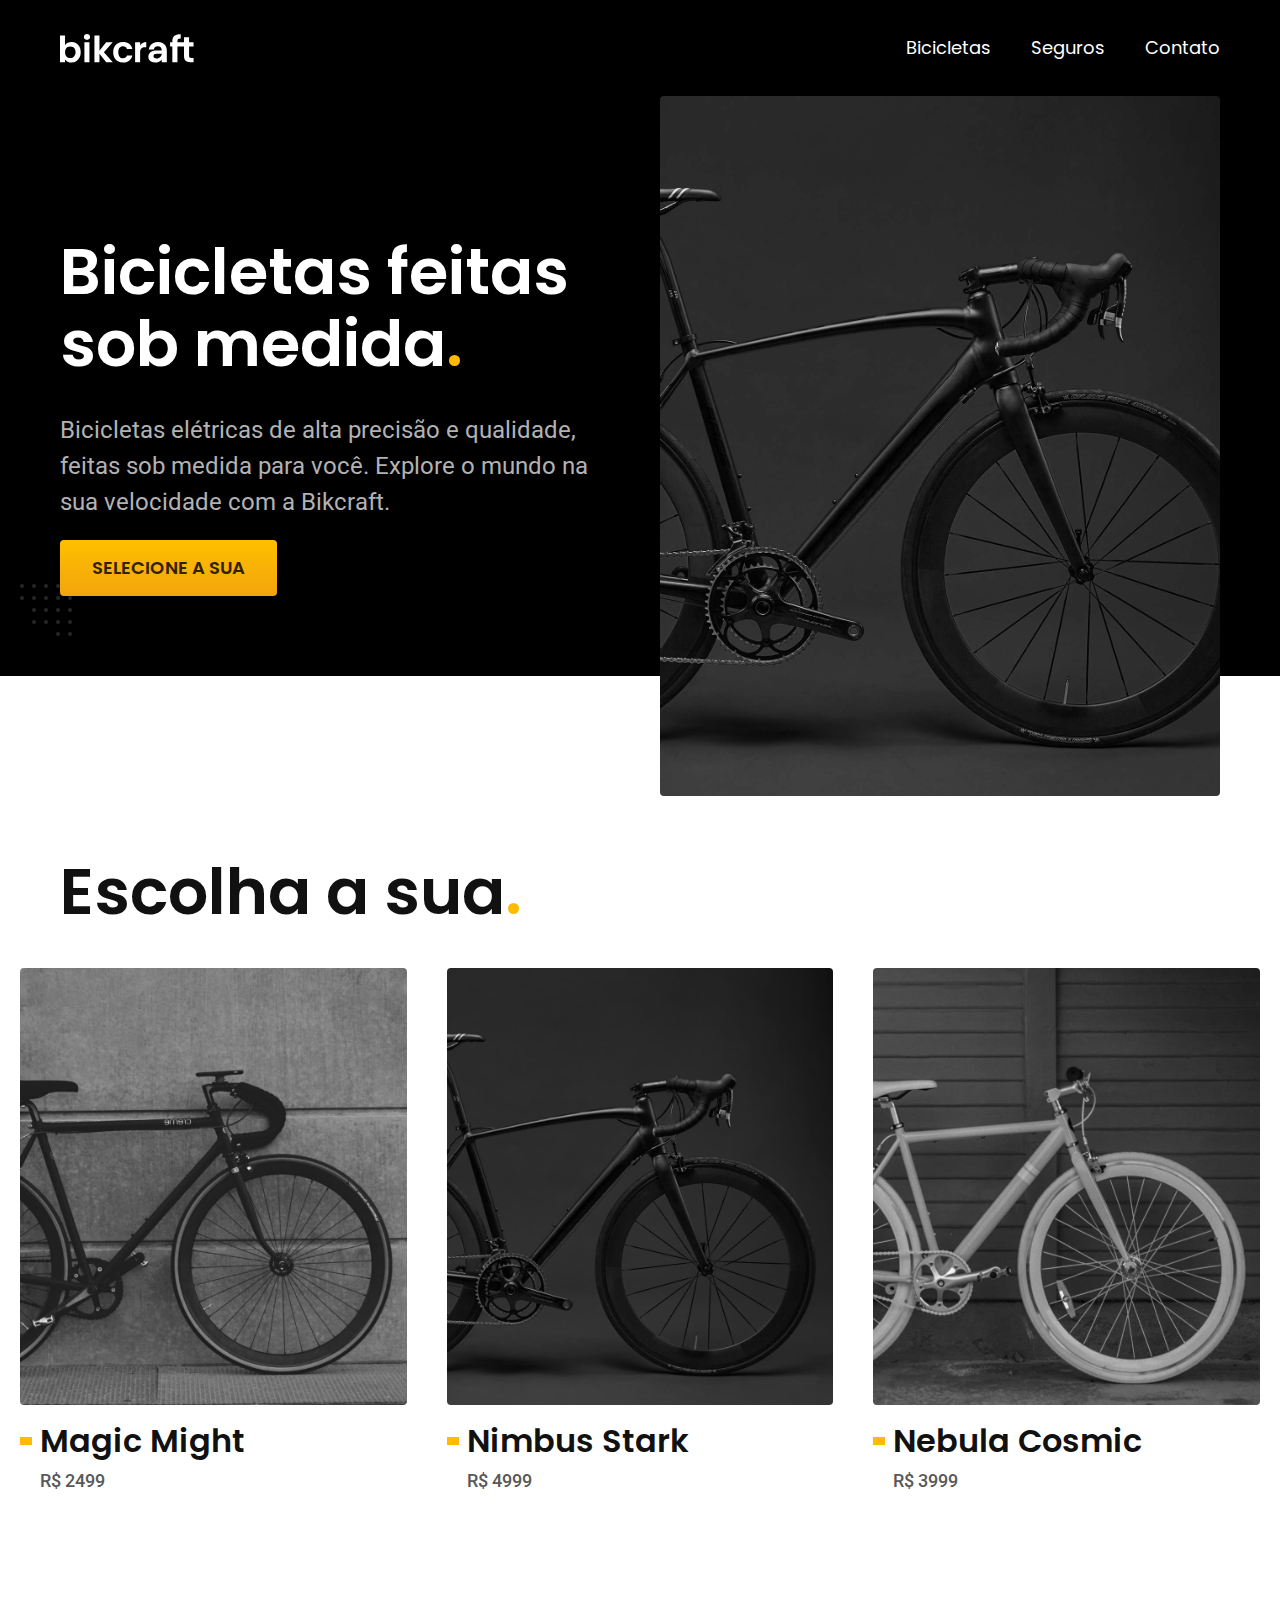
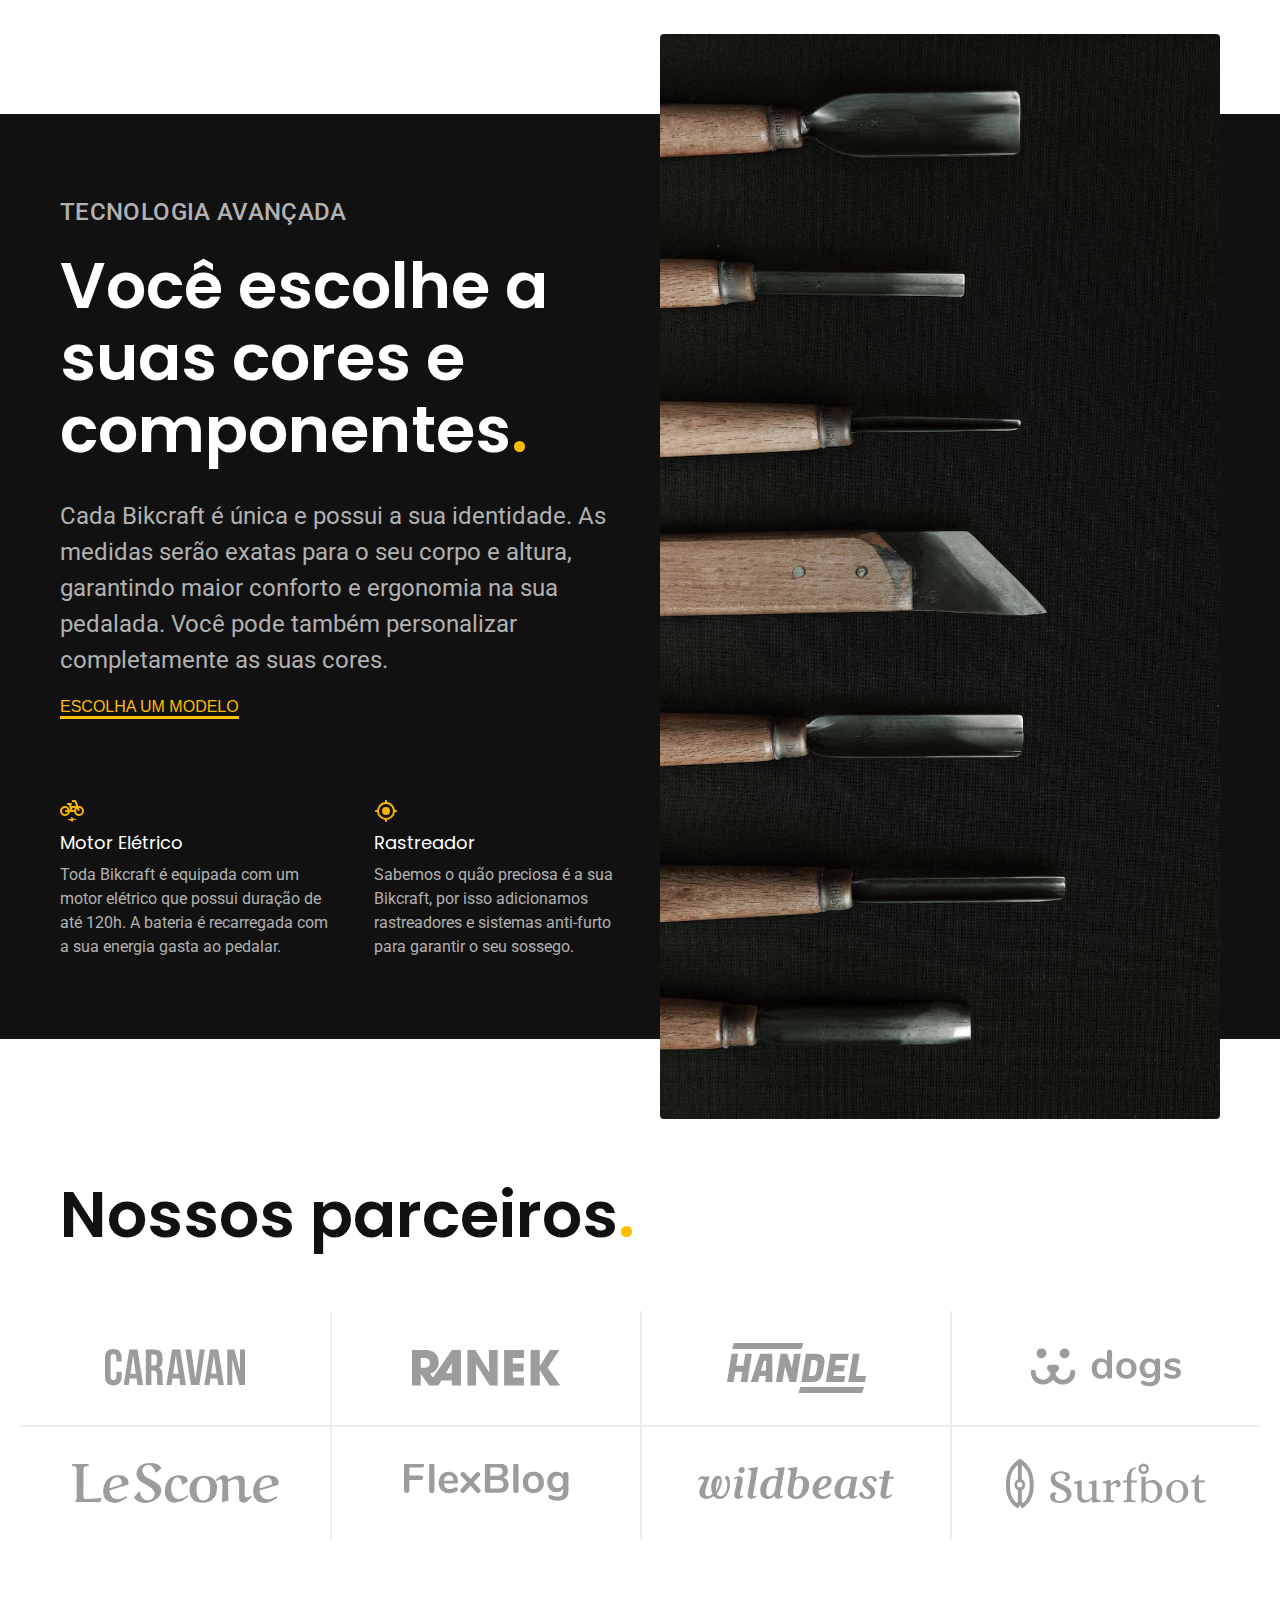
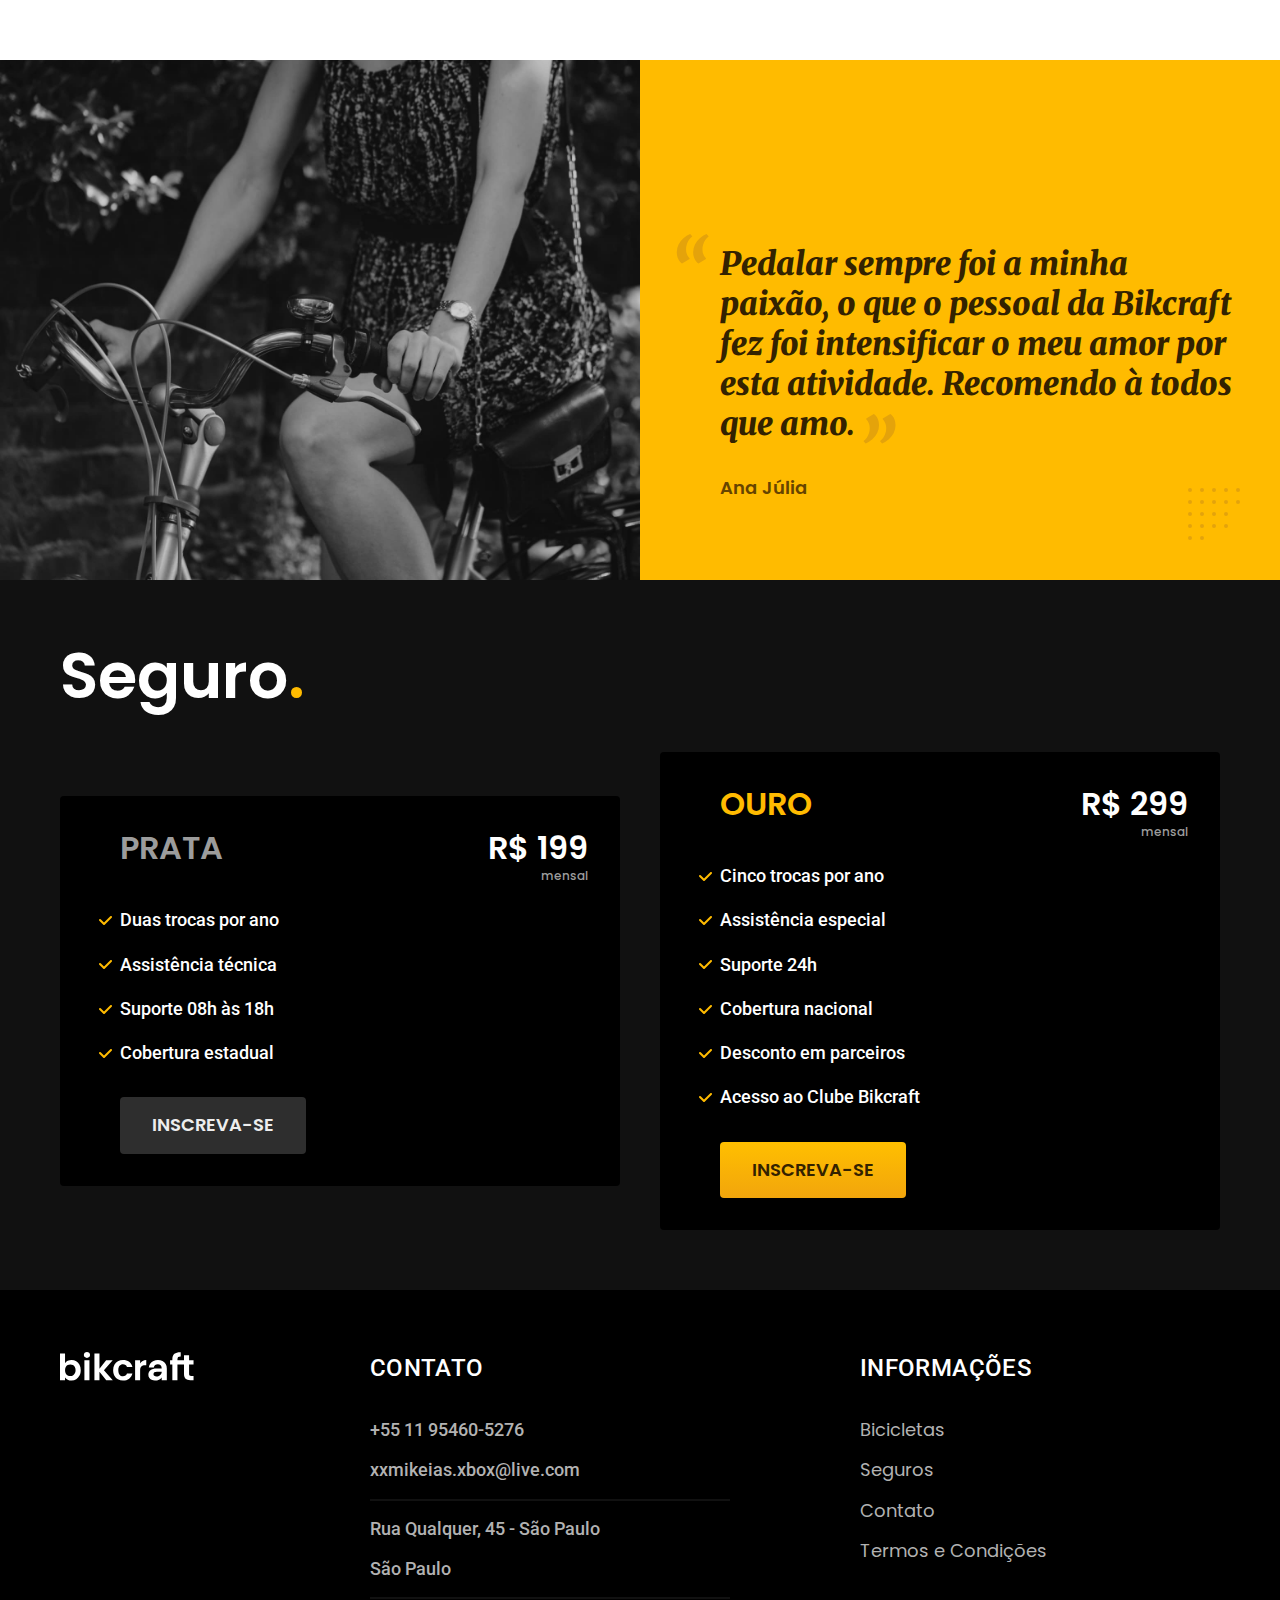
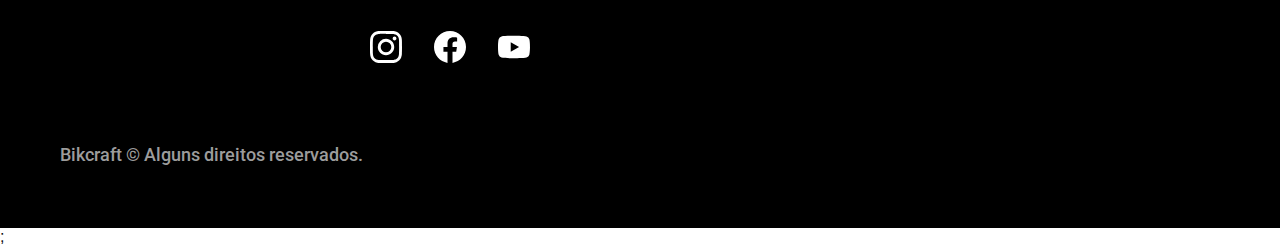
<file: index.html>
<!DOCTYPE html>
<html lang="PT-BR">

<head>
  <meta charset="UTF-8">
  <meta name="viewport" content="width=device-width, initial-scale=1.0">
  <title>Bikcraft - Bicicletas Elétricas</title>
  <meta name="description" content="Bicicletas elétricas de alta precisão e qualidade,  feitas sob medida para o cliente. Explore o mundo na sua velocidade com a Bikcraft.">

  <link rel="icon" href="./favicon.svg" type="image/svg+xml">
  <link rel="preload" href="./css/style.min.css" as="style">
  <link rel="stylesheet" href="./css/style.min.css">
  <script>document.documentElement.classList.add('js');</script>

  <link rel="preconnect" href="https://fonts.googleapis.com">
  <link rel="preconnect" href="https://fonts.gstatic.com" crossorigin>
  <link href="https://fonts.googleapis.com/css2?family=Fira+Sans:wght@400;700&family=Merriweather:ital,wght@1,900&family=Poppins:wght@400;600&family=Roboto:wght@400;500&display=swap" rel="stylesheet">

</head>

<body>
  <header class="header-bg">
    <div class="header container">
      <a href="./">
        <img src="./img/bikcraft.svg" alt="Bikcraft">
      </a>

      <nav aria-label="primaria">
        <ul class="header-menu font-1-m cor-0">
          <li><a href="./bicicletas.html">Bicicletas</a></li>
          <li><a href="./seguros.html">Seguros</a></li>
          <li><a href="./contato.html">Contato</a></li>
        </ul>
      </nav>
    </div>
  </header>
  <main class="introducao-bg">
    <div class="introducao container">
      <div class="introducao-conteudo">
        <h1 class="font-1-xxl cor-0 fadeInLeft" data-anime="200">Bicicletas feitas sob medida<span class="cor-p1">.</span></h1>
        <p class="font-2-l cor-5 fadeInLeft" data-anime="400">Bicicletas elétricas de alta precisão e qualidade, feitas sob medida para você. Explore o mundo na sua velocidade com a Bikcraft.</p>
        <a class="botao fadeInLeft" data-anime="600" href="./bicicletas.html">Selecione a sua</a>
      </div>
      <div data-anime="800" class="fadeInLeft">
        <img src="./img/fotos/introducao.jpg" alt="Bicicleta elétrica preta.">
      </div>
    </div>
  </main>
  <article class="bicicletas-lista">
    <h2 class="container font-1-xxl">Escolha a sua<span class="cor-p1">.</span></h2>
    <ul>
      <li>
        <a href="./bicicletas/magic.html">
          <img src="./img/bicicletas/magic-home.jpg" alt="Bicicleta preta">
          <h3 class="font-1-xl">Magic Might</h3>
          <span class="font-2-m cor-8">R$ 2499</span>
        </a>
      </li>
      <li>
        <a href="./bicicletas/nimbus.html">
          <img src="./img/bicicletas/nimbus-home.jpg" alt="Bicicleta preta">
          <h3 class="font-1-xl">Nimbus Stark</h3>
          <span class="font-2-m cor-8">R$ 4999</span>
        </a>
      </li>
      <li>
        <a href="./bicicletas/nebula.html">
          <img src="./img/bicicletas/nebula-home.jpg" alt="Bicicleta preta">
          <h3 class="font-1-xl">Nebula Cosmic</h3>
          <span class="font-2-m cor-8">R$ 3999</span>
        </a>
      </li>
    </ul>
  </article>

  <article class="tecnologia-bg">
    <div class="tecnologia container">
      <div class="tecnologia-conteudo">
        <span class="font-2-l-b cor-5">Tecnologia Avançada</span>
        <h2 class="font-1-xxl cor-0">Você escolhe a suas cores e componentes<span class="cor-p1">.</span></h2>
        <p class="font-2-l cor-5">Cada Bikcraft é única e possui a sua identidade. As medidas serão exatas para o seu corpo e altura, garantindo maior conforto e ergonomia na sua pedalada. Você pode também personalizar completamente as suas cores.</p>
        <a class="link" href="./bicicletas.html">Escolha um modelo</a>
        <div class="tecnologia-vantagens">
          <div>
            <img src="./img/icones/eletrica.svg" alt="">
            <h3 class="font-1-m cor-0">Motor Elétrico</h3>
            <p class="font-2-s cor-5">Toda Bikcraft é equipada com um motor elétrico que possui duração de até 120h. A bateria é recarregada com a sua energia gasta ao pedalar.</p>
          </div>
          <div>
            <img src="./img/icones/rastreador.svg" alt="">
            <h3 class="font-1-m cor-0">Rastreador</h3>
            <p class="font-2-s cor-5">Sabemos o quão preciosa é a sua Bikcraft, por isso adicionamos rastreadores e sistemas anti-furto para garantir o seu sossego.</p>
          </div>
        </div>
      </div>

      <div class="tecnologia-imagem">
        <img src="./img/fotos/tecnologia.jpg" alt="">
      </div>
    </div>
  </article>
  <section class="parceiros" aria-label="Nossos Parceiros">
    <h2 class="container font-1-xxl">Nossos parceiros<span class="cor-p1">.</span></h2>

    <ul>
      <li><img src="./img/parceiros/caravan.svg" alt="caravan"></li>
      <li><img src="./img/parceiros/ranek.svg" alt="ranek"></li>
      <li><img src="./img/parceiros/handel.svg" alt="handel"></li>
      <li><img src="./img/parceiros/dogs.svg" alt="dogs"></li>
      <li><img src="./img/parceiros/lescone.svg" alt="lescone"></li>
      <li><img src="./img/parceiros/flexblog.svg" alt="flexblog"></li>
      <li><img src="./img/parceiros/wildbeast.svg" alt="widlbeast"></li>
      <li><img src="./img/parceiros/surfbot.svg" alt="surfbot"></li>
    </ul>
  </section>

  <section class="depoimento" aria-label="Depoimento">
    <div>
      <img src="./img/fotos/depoimento.jpg" alt="Pessoal pedalando uma bicicleta Bikcfraft">
    </div>
    <div class="depoimento-conteudo">
      <blockquote class="font-1-xl cor-p5">
        <p>Pedalar sempre foi a minha paixão, o que o pessoal da Bikcraft fez foi intensificar o meu amor por esta atividade. Recomendo à todos que amo.</p>
      </blockquote>
      <span class="font-1-m-b cor-p4">Ana Júlia</span>
    </div>
  </section>

  <article class="seguros-bg">
    <div class="seguros container">
      <h2 class="font-1-xxl cor-0">Seguro<span class="cor-p1">.</span></h2>
      <div class="seguros-item">
        <h3 class="font-1-xl cor-6">PRATA</h3>
        <span class="font-1-xl cor-0">R$ 199 <span class="font-1-xs cor-6">mensal</span></span>
        <ul class="font-2-m cor-0">
          <li>Duas trocas por ano</li>
          <li>Assistência técnica</li>
          <li>Suporte 08h às 18h</li>
          <li>Cobertura estadual</li>
        </ul>
        <a class="botao secundario" href="./orcamento.html">Inscreva-se</a>
      </div>

      <div class="seguros-item">
        <h3 class="font-1-xl cor-p1">OURO</h3>
        <span class="font-1-xl cor-0">R$ 299 <span class="font-1-xs cor-6">mensal</span></span>
        <ul class="font-2-m cor-0">
          <li>Cinco trocas por ano</li>
          <li>Assistência especial</li>
          <li>Suporte 24h</li>
          <li>Cobertura nacional</li>
          <li>Desconto em parceiros</li>
          <li>Acesso ao Clube Bikcraft</li>
        </ul>
        <a class="botao" href="./orcamento.html">Inscreva-se</a>
      </div>
    </div>
  </article>

  <footer class="footer-bg">
    <div class="footer container">
      <img src="./img/bikcraft.svg" alt="Bikcfraft">
      <div class="footer-contato">
        <h3 class="font-2-l-b cor-0">Contato</h3>
        <ul class="font-2-m cor-5">
          <li><a href="tel:+5511954605276">+55 11 95460-5276</a></li>
          <li><a href="mailto:xxmikeias.xbox@live.com">xxmikeias.xbox@live.com</a></li>
          <li>Rua Qualquer, 45 - São Paulo</li>
          <li>São Paulo</li>
        </ul>
        <div class="footer-redes">
          <a href="https://www.instagram.com/mikeias.m/" target="_blank">
            <img src="./img/redes/instagram.svg" alt="Instagram">
          </a>
          <a href="https://www.facebook.com/" target="_blank">
            <img src="./img/redes/facebook.svg" alt="Facebook">
          </a>
          <a href="https://www.youtube.com/" target="_blank">
            <img src="./img/redes/youtube.svg" alt="Youtube">
          </a>
        </div>
      </div>
      <div class="footer-informacoes">
        <h3 class="font-2-l-b cor-0">Informações</h3>
        <nav>
          <ul class="font-1-m cor-5">
            <li><a href="./bicicletas.html">Bicicletas</a></li>
            <li><a href="./seguros.html">Seguros</a></li>
            <li><a href="./contato.html">Contato</a></li>
            <li><a href="./termos.html">Termos e Condições</a></li>
          </ul>
        </nav>
      </div>
      <p class="footer-copy font-2-m cor-6">Bikcraft © Alguns direitos reservados.</p>
    </div>
  </footer>
  <script src="./js/plugins/simple-anime.js"></script>;
  <script src="./js/script.js"></script>
</body>

</html>
</file>
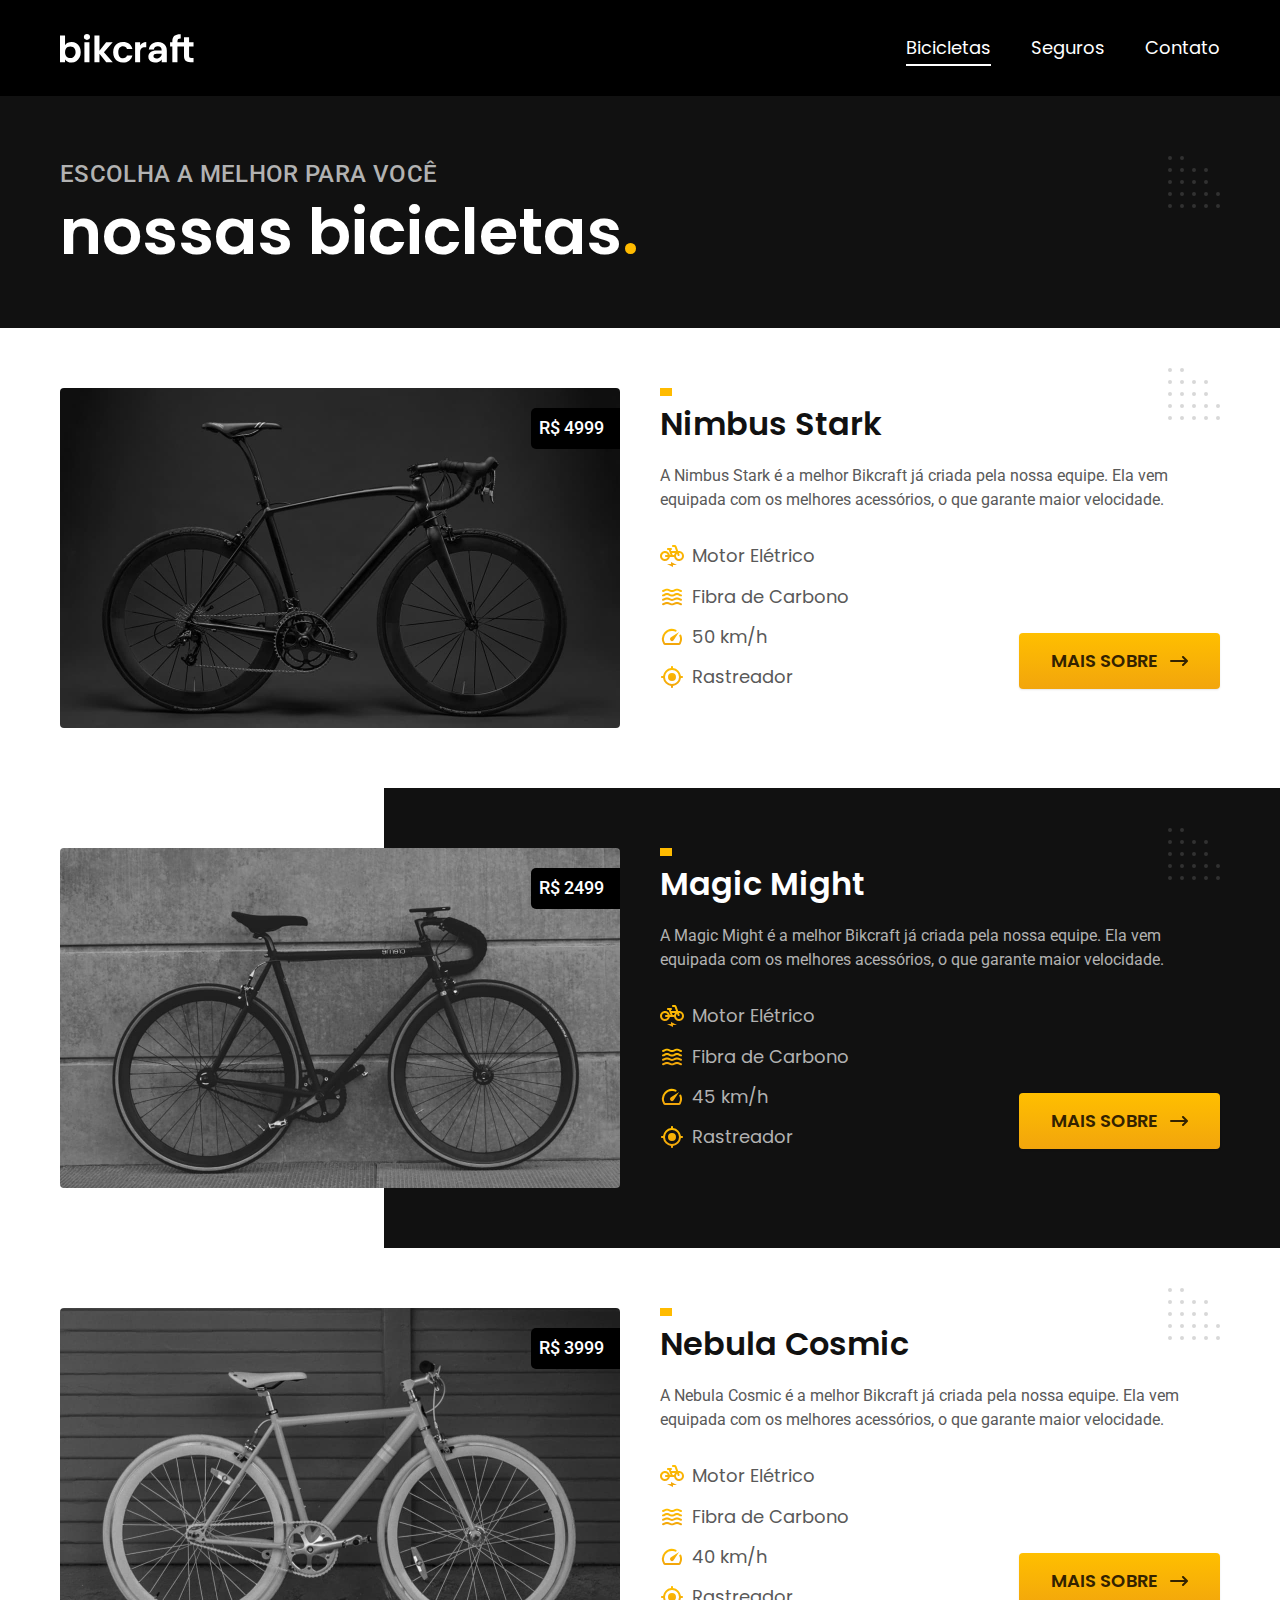
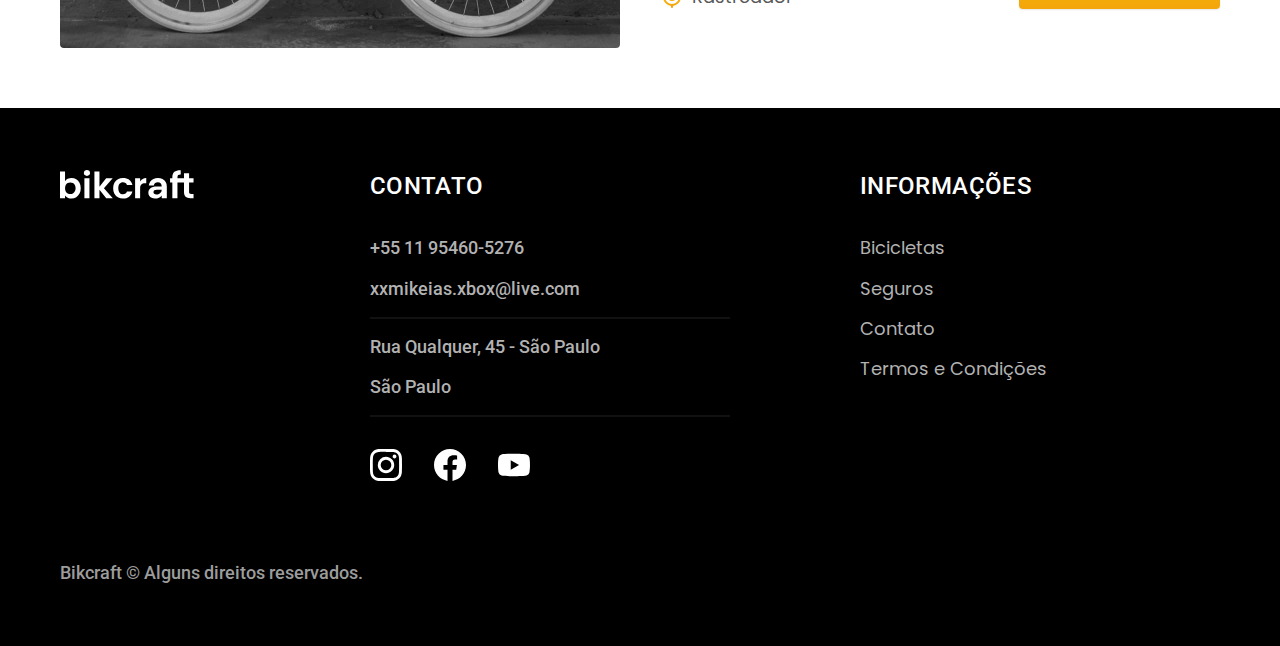
<file: bicicletas.html>
<!DOCTYPE html>
<html lang="pt-br">

<head>
  <meta charset="UTF-8">
  <meta name="viewport" content="width=device-width, initial-scale=1.0">
  <title>Bicicletas | Bikcraft</title>
  <meta name="description" content="Bicicletas elétricas de alta precisão e qualidade,  feitas sob medida para o cliente. Explore o mundo na sua velocidade com a Bikcraft.">

  <link rel="icon" href="./favicon.svg" type="image/svg+xml">

  <link href="./css/style.min.css" rel="preload" as="style">
  <link href="./css/style.min.css" rel="stylesheet">
  <script>document.documentElement.classList.add('js');</script>

  <link rel="preconnect" href="https://fonts.googleapis.com">
  <link rel="preconnect" href="https://fonts.gstatic.com" crossorigin>
  <link href="https://fonts.googleapis.com/css2?family=Fira+Sans:wght@400;700&family=Merriweather:ital,wght@1,900&family=Poppins:wght@400;600&family=Roboto:wght@400;500&display=swap" rel="stylesheet">

</head>

<body id="bicicletas">
  <header class="header-bg">
    <div class="header container">
      <a href="./">
        <img src="./img/bikcraft.svg" alt="Bikcraft" width="136" height="32">
      </a>
      <nav aria-label="primaria">
        <ul class="header-menu font-1-m cor-0">
          <li><a href="./bicicletas.html">Bicicletas</a></li>
          <li><a href="./seguros.html">Seguros</a></li>
          <li><a href="./contato.html">Contato</a></li>
        </ul>
      </nav>
    </div>
  </header>

  <main>
    <div class="titulo-bg">
      <div class="titulo container">
        <p class="font-2-l-b cor-5 fadeInLeft" data-anime="200">Escolha a melhor para você</p>
        <h1 class="font-1-xxl cor-0 fadeInLeft" data-anime="400">nossas bicicletas<span class="cor-p1">.</span></h1>
      </div>
    </div>

    <div class="bicicletas-bg">
      <div class="bicicletas container">
        <div class="bicicletas-imagem">
          <img src="./img/bicicletas/nimbus.jpg" alt="Bicicleta preta">
          <span class="font-2-m cor-0">R$ 4999</span>
        </div>
        <div class="bicicletas-conteudo">
          <h2 class="font-1-xl">Nimbus Stark</h2>
          <p class="font-2-s cor-8">A Nimbus Stark é a melhor Bikcraft já criada pela nossa equipe. Ela vem equipada com os melhores acessórios, o que garante maior velocidade.</p>
          <ul class="font-1-m cor-8">
            <li><img src="./img/icones/eletrica.svg" alt=""><span>Motor Elétrico</span></li>
            <li><img src="./img/icones/carbono.svg" alt=""><span>Fibra de Carbono</span></li>
            <li><img src="./img/icones/velocidade.svg" alt=""><span>50 km/h</span></li>
            <li><img src="./img/icones/rastreador.svg" alt=""><span>Rastreador</span></li>
          </ul>
          <a class="botao seta" href="./bicicletas/nimbus.html">Mais Sobre</a>
        </div>
      </div>
    </div>

    <div class="bicicletas-bg">
      <div class="bicicletas container">
        <div class="bicicletas-imagem">
          <img src="./img/bicicletas/magic.jpg" alt="Bicicleta preta">
          <span class="font-2-m cor-0">R$ 2499</span>
        </div>
        <div class="bicicletas-conteudo">
          <h2 class="font-1-xl cor-0">Magic Might</h2>
          <p class="font-2-s cor-5">A Magic Might é a melhor Bikcraft já criada pela nossa equipe. Ela vem equipada com os melhores acessórios, o que garante maior velocidade.</p>
          <ul class="font-1-m cor-5">
            <li><img src="./img/icones/eletrica.svg" alt=""><span>Motor Elétrico</span></li>
            <li><img src="./img/icones/carbono.svg" alt=""><span>Fibra de Carbono</span></li>
            <li><img src="./img/icones/velocidade.svg" alt=""><span>45 km/h</span></li>
            <li><img src="./img/icones/rastreador.svg" alt=""><span>Rastreador</span></li>
          </ul>
          <a class="botao seta" href="./bicicletas/magic.html">Mais Sobre</a>
        </div>
      </div>
    </div>

    <div class="bicicletas-bg">
      <div class="bicicletas container">
        <div class="bicicletas-imagem">
          <img src="./img/bicicletas/nebula.jpg" alt="Bicicleta branca">
          <span class="font-2-m cor-0">R$ 3999</span>
        </div>
        <div class="bicicletas-conteudo">
          <h2 class="font-1-xl">Nebula Cosmic</h2>
          <p class="font-2-s cor-8">A Nebula Cosmic é a melhor Bikcraft já criada pela nossa equipe. Ela vem equipada com os melhores acessórios, o que garante maior velocidade.</p>
          <ul class="font-1-m cor-8">
            <li><img src="./img/icones/eletrica.svg" alt=""><span>Motor Elétrico</span></li>
            <li><img src="./img/icones/carbono.svg" alt=""><span>Fibra de Carbono</span></li>
            <li><img src="./img/icones/velocidade.svg" alt=""><span>40 km/h</span></li>
            <li><img src="./img/icones/rastreador.svg" alt=""><span>Rastreador</span></li>
          </ul>
          <a class="botao seta" href="./bicicletas/nebula.html">Mais Sobre</a>
        </div>
      </div>
    </div>
  </main>

  <footer class="footer-bg">
    <div class="footer container">
      <img src="./img/bikcraft.svg" alt="Bikcfraft">
      <div class="footer-contato">
        <h3 class="font-2-l-b cor-0">Contato</h3>
        <ul class="font-2-m cor-5">
          <li><a href="tel:+5511954605276">+55 11 95460-5276</a></li>
          <li><a href="mailto:xxmikeias.xbox@live.com">xxmikeias.xbox@live.com</a></li>
          <li>Rua Qualquer, 45 - São Paulo</li>
          <li>São Paulo</li>
        </ul>
        <div class="footer-redes">
          <a href="https://www.instagram.com/mikeias.m/" target="_blank">
            <img src="./img/redes/instagram.svg" alt="Instagram">
          </a>
          <a href="https://www.facebook.com/" target="_blank">
            <img src="./img/redes/facebook.svg" alt="Facebook">
          </a>
          <a href="https://www.youtube.com/" target="_blank">
            <img src="./img/redes/youtube.svg" alt="Youtube">
          </a>
        </div>
      </div>
      <div class="footer-informacoes">
        <h3 class="font-2-l-b cor-0">Informações</h3>
        <nav>
          <ul class="font-1-m cor-5">
            <li><a href="./bicicletas.html">Bicicletas</a></li>
            <li><a href="./seguros.html">Seguros</a></li>
            <li><a href="./contato.html">Contato</a></li>
            <li><a href="./termos.html">Termos e Condições</a></li>
          </ul>
        </nav>
      </div>
      <p class="footer-copy font-2-m cor-6">Bikcraft © Alguns direitos reservados.</p>
    </div>
  </footer>
  <script src="./js/plugins/simple-anime.js"></script>
  <script src="./js/script.js"></script>

</body>

</html>
</file>
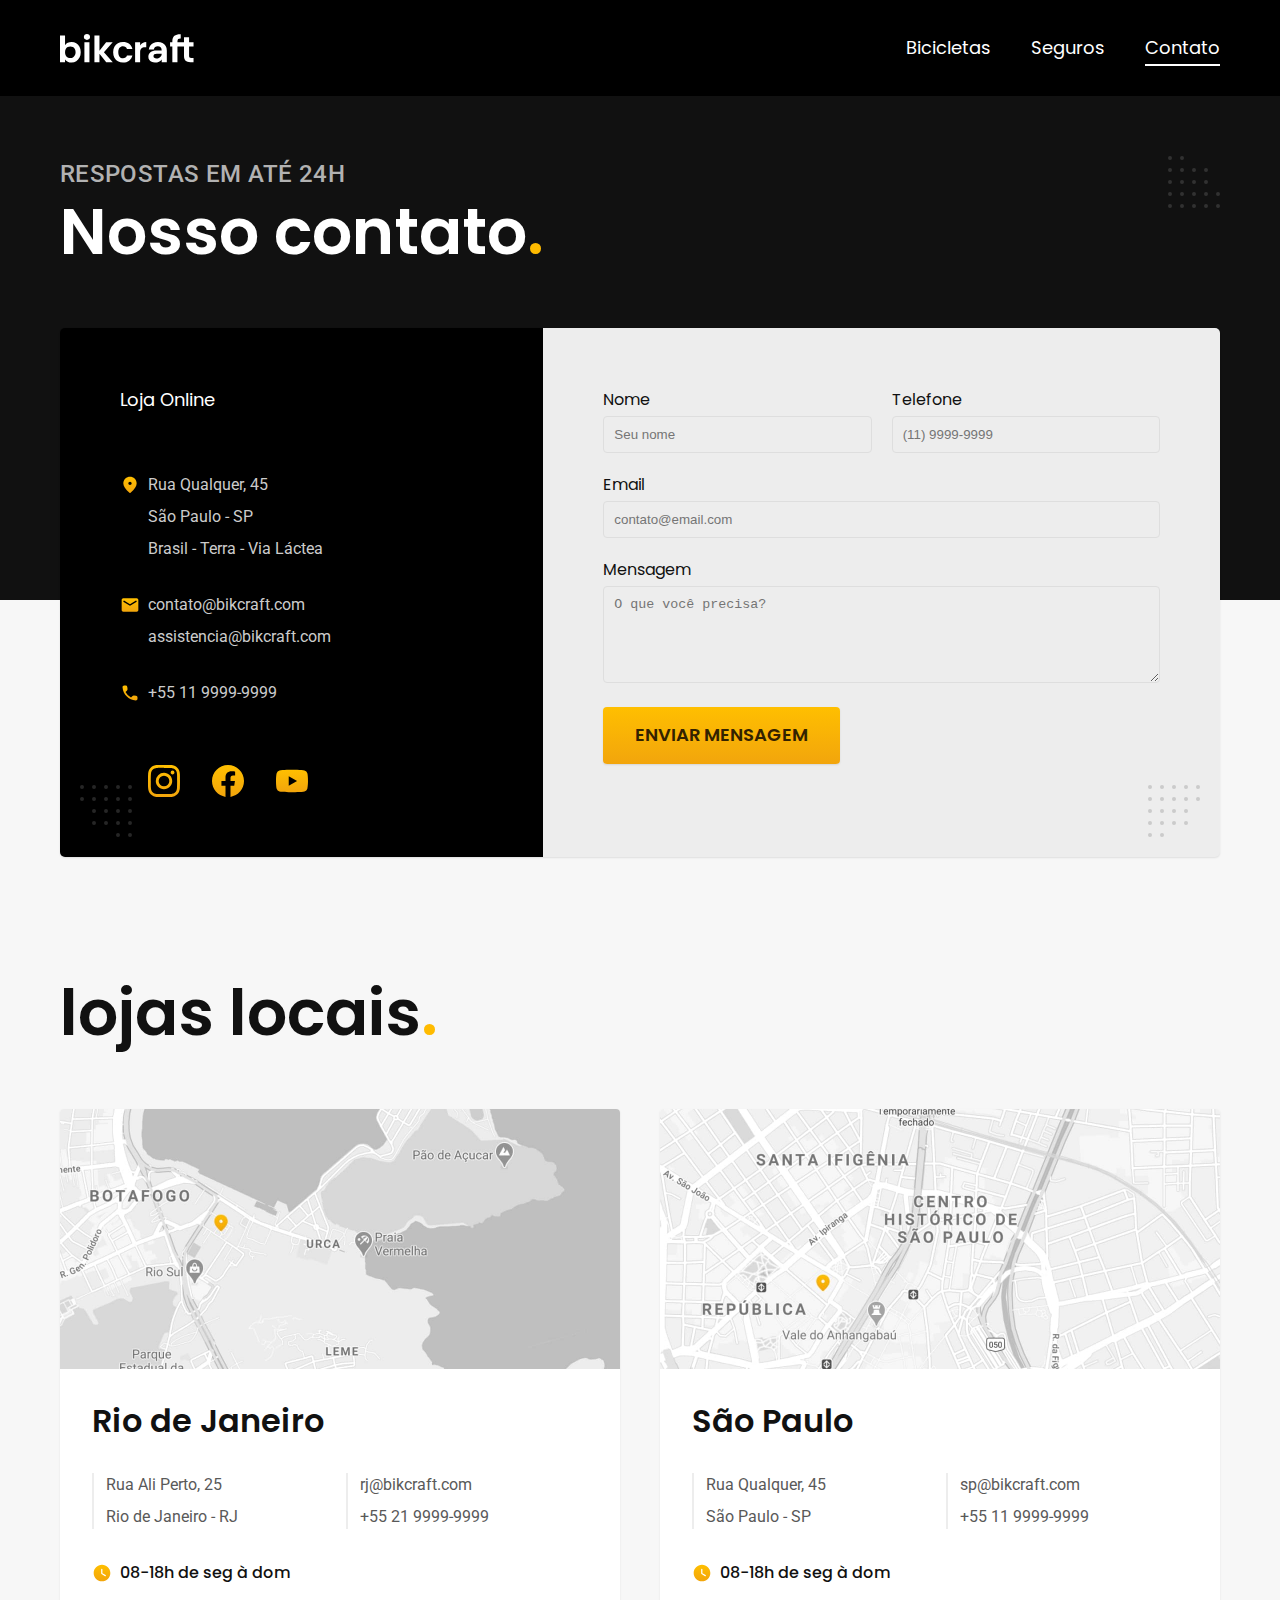
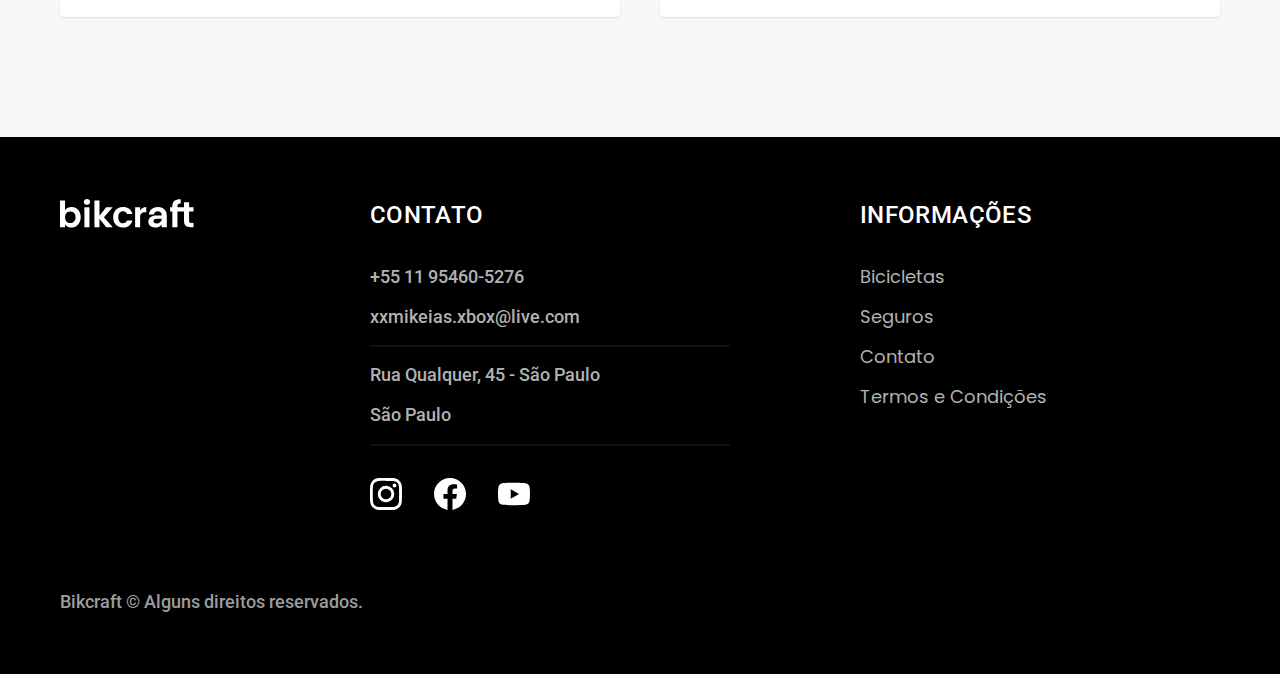
<file: contato.html>
<!DOCTYPE html>
<html lang="PT-BR">

<head>
  <meta charset="UTF-8">
  <meta name="viewport" content="width=device-width, initial-scale=1.0">
  <title>Contato | Bikcraft</title>
  <meta name="description" content="Termos e Condições.">

  <link rel="icon" href="./favicon.svg" type="image/svg+xml">
  <link rel="preload" href="./css/style.min.css" as="style">
  <link rel="stylesheet" href="./css/style.min.css">
  <script>document.documentElement.classList.add('js');</script>

  <link rel="preconnect" href="https://fonts.googleapis.com">
  <link rel="preconnect" href="https://fonts.gstatic.com" crossorigin>
  <link href="https://fonts.googleapis.com/css2?family=Fira+Sans:wght@400;700&family=Merriweather:ital,wght@1,900&family=Poppins:wght@400;600&family=Roboto:wght@400;500&display=swap" rel="stylesheet">

</head>

<body id="contato">
  <header class="header-bg">
    <div class="header container">
      <a href="./">
        <img src="./img/bikcraft.svg" alt="Bikcraft">
      </a>

      <nav aria-label="primaria">
        <ul class="header-menu font-1-m cor-0">
          <li><a href="./bicicletas.html">Bicicletas</a></li>
          <li><a href="./seguros.html">Seguros</a></li>
          <li><a href="./contato.html">Contato</a></li>
        </ul>
      </nav>
    </div>
  </header>

  <main>
    <div class="titulo-bg">
      <div class="titulo container">
        <p class="font-2-l-b cor-5 fadeInLeft" data-anime="200">Respostas em até 24h</p>
        <h1 class="font-1-xxl cor-0 fadeInLeft" data-anime="400">Nosso contato<span class="cor-p1">.</span></h1>
      </div>
    </div>

    <div class="contato container">
      <section class="contato-dados fadeInLeft" data-anime="600" aria-label="Endereço">
        <h2 class="font-1-m cor-0">Loja Online</h2>
        <div class="contato-endereco font-2-s cor-4">
          <p>Rua Qualquer, 45</p>
          <p>São Paulo - SP</p>
          <p>Brasil - Terra - Via Láctea</p>
        </div>
        <address class="contato-meios font-2-s cor-4">
          <a href="mailto:contato@bikcraft.com">contato@bikcraft.com</a>
          <a href="mailto:assistencia@bikcraft.com">assistencia@bikcraft.com</a>
          <a href="tel:+552199999999">+55 11 9999-9999</a>
        </address>
        <div class="contato-redes">
          <a href="https://www.instagram.com/mikeias.m/" target="_blank">
            <img src="./img/redes/instagram-p.svg" alt="Instagram">
          </a>
          <a href="./">
            <img src="./img/redes/facebook-p.svg" alt="Facebook">
          </a>
          <a href="./">
            <img src="./img/redes/youtube-p.svg" alt="Youtube">
          </a>
        </div>
      </section>
      <section class="contato-formulario fadeInRight" data-anime="600" aria-label="Formulário">
        <form class="form" action="./contato.html">
          <div>
            <label for="nome">Nome</label>
            <input type="text" id="nome" name="nome" placeholder="Seu nome">
          </div>
          <div>
            <label for="telefone">Telefone</label>
            <input type="text" id="telefone" name="telefone" placeholder="(11) 9999-9999">
          </div>
          <div class="col-2">
            <label for="email">Email</label>
            <input type="email" id="email" name="email" placeholder="contato@email.com">
          </div>
          <div class="col-2">
            <label for="mensagem">Mensagem</label>
            <textarea rows="5" id="mensagem" name="mensagem" placeholder="O que você precisa?"></textarea>
          </div>
          <button class="botao col-2">Enviar Mensagem</button>
        </form>
      </section>
    </div>
  </main>

  <article class="lojas container">
    <h2 class="font-1-xxl">lojas locais<span class="cor-p1">.</span></h2>
    <div class="lojas-item">
      <img src="./img/lojas/rj.jpg" alt="mapa marcando o endereço em Rua Ali Perto, 25 - Rio de Janeiro - RJ">
      <div class="lojas-conteudo">
        <h3 class="font-1-xl">Rio de Janeiro</h3>
        <div class="lojas-dados font-2-s cor-8">
          <p>Rua Ali Perto, 25</p>
          <p>Rio de Janeiro - RJ</p>
        </div>
        <div class="lojas-dados font-2-s cor-8">
          <a href="mailto:rj@bikcraft.com">rj@bikcraft.com</a>
          <a href="tel:+552199999999">+55 21 9999-9999</a>
        </div>
        <p class="lojas-tempo font-1-s"><img src="./img/icones/horario.svg" alt="">08-18h de seg à dom</p>
      </div>
    </div>

    <div class="lojas-item">
      <img src="./img/lojas/sp.jpg" alt="mapa marcando o endereço em Rua Qualquer, 45 - São Paulo - SP">
      <div class="lojas-conteudo">
        <h3 class="font-1-xl">São Paulo</h3>
        <div class="lojas-dados font-2-s cor-8">
          <p>Rua Qualquer, 45</p>
          <p>São Paulo - SP</p>
        </div>
        <div class="lojas-dados font-2-s cor-8">
          <a href="mailto:sp@bikcraft.com">sp@bikcraft.com</a>
          <a href="tel:+551199999999">+55 11 9999-9999</a>
        </div>
        <p class="lojas-tempo font-1-s"><img src="./img/icones/horario.svg" alt="">08-18h de seg à dom</p>
      </div>
    </div>
  </article>

  <footer class="footer-bg">
    <div class="footer container">
      <img src="./img/bikcraft.svg" alt="Bikcfraft">
      <div class="footer-contato">
        <h3 class="font-2-l-b cor-0">Contato</h3>
        <ul class="font-2-m cor-5">
          <li><a href="tel:+5511954605276">+55 11 95460-5276</a></li>
          <li><a href="mailto:xxmikeias.xbox@live.com">xxmikeias.xbox@live.com</a></li>
          <li>Rua Qualquer, 45 - São Paulo</li>
          <li>São Paulo</li>
        </ul>
        <div class="footer-redes">
          <a href="https://www.instagram.com/mikeias.m/" target="_blank">
            <img src="./img/redes/instagram.svg" alt="Instagram">
          </a>
          <a href="https://www.facebook.com/" target="_blank">
            <img src="./img/redes/facebook.svg" alt="Facebook">
          </a>
          <a href="https://www.youtube.com/" target="_blank">
            <img src="./img/redes/youtube.svg" alt="Youtube">
          </a>
        </div>
      </div>
      <div class="footer-informacoes">
        <h3 class="font-2-l-b cor-0">Informações</h3>
        <nav>
          <ul class="font-1-m cor-5">
            <li><a href="./bicicletas.html">Bicicletas</a></li>
            <li><a href="./seguros.html">Seguros</a></li>
            <li><a href="./contato.html">Contato</a></li>
            <li><a href="./termos.html">Termos e Condições</a></li>
          </ul>
        </nav>
      </div>
      <p class="footer-copy font-2-m cor-6">Bikcraft © Alguns direitos reservados.</p>
    </div>
  </footer>
  <script src="./js/plugins/simple-anime.js"></script>
  <script src="./js/formulario.js"></script>
  <script src="./js/script.js"></script>
</body>

</html>
</file>
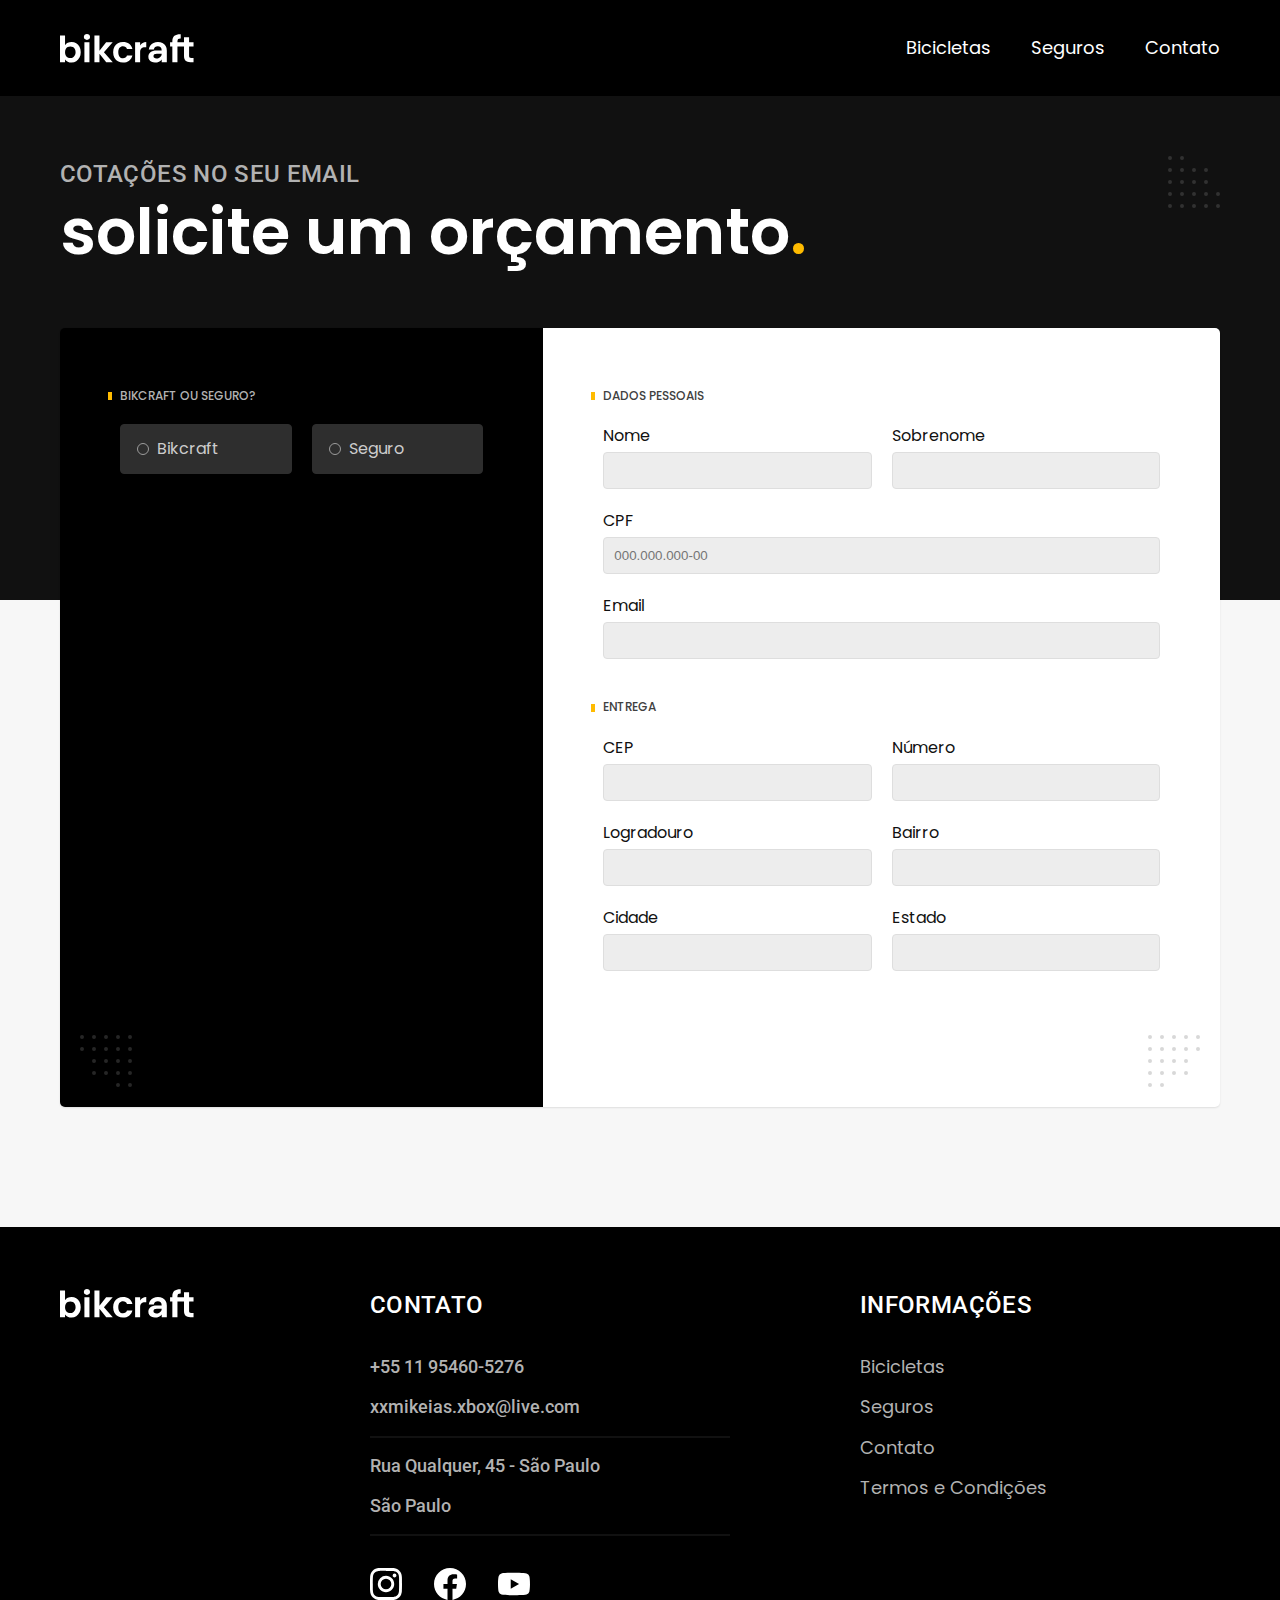
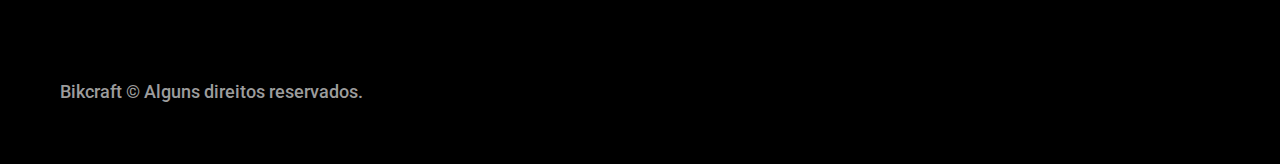
<file: orcamento.html>
<!DOCTYPE html>
<html lang="PT-BR">

<head>
  <meta charset="UTF-8">
  <meta name="viewport" content="width=device-width, initial-scale=1.0">
  <title>Orçamento | Bikcraft</title>
  <meta name="description" content="Orçamento">

  <link rel="icon" href="./favicon.svg" type="image/svg+xml">
  <link rel="preload" href="./css/style.min.css" as="style">
  <link rel="stylesheet" href="./css/style.min.css">
  <script>document.documentElement.classList.add('js');</script>

  <link rel="preconnect" href="https://fonts.googleapis.com">
  <link rel="preconnect" href="https://fonts.gstatic.com" crossorigin>
  <link href="https://fonts.googleapis.com/css2?family=Fira+Sans:wght@400;700&family=Merriweather:ital,wght@1,900&family=Poppins:wght@400;600&family=Roboto:wght@400;500&display=swap" rel="stylesheet">
</head>

<body id="orcamento">
  <header class="header-bg">
    <div class="header container">
      <a href="./">
        <img src="./img/bikcraft.svg" alt="Bikcraft">
      </a>

      <nav aria-label="primaria">
        <ul class="header-menu font-1-m cor-0">
          <li><a href="./bicicletas.html">Bicicletas</a></li>
          <li><a href="./seguros.html">Seguros</a></li>
          <li><a href="./contato.html">Contato</a></li>
        </ul>
      </nav>
    </div>
  </header>

  <main>
    <div class="titulo-bg">
      <div class="titulo container">
        <p class="font-2-l-b cor-5 fadeInLeft" data-anime="200">Cotações no seu email</p>
        <h1 class="font-1-xxl cor-0 fadeInLeft" data-anime="400">solicite um orçamento<span class="cor-p1">.</span></h1>
      </div>
    </div>

    <form class="orcamento container" action="./orcamento.html">
      <div class="orcamento-produto fadeInLeft" data-anime="600">
        <h2 class="font-1-xs cor-5">Bikcraft ou Seguro?</h2>

        <input type="radio" name="tipo" value="bikcraft" id="bikcraft">
        <label for="bikcraft">Bikcraft</label>

        <input type="radio" name="tipo" value="seguro" id="seguro">
        <label for="seguro">Seguro</label>

        <div class="orcamento-conteudo" id="orcamento-bikcraft">
          <h2 class="font-1-xs cor-5">Escolha a sua</h2>

          <input type="radio" name="produto" value="nimbus" id="nimbus">
          <label for="nimbus">Nimbus Stark <span>R$ 4999</span></label>
          <div class="orcamento-detalhes">
            <ul class="font-1-xs cor-8">
              <li><img src="./img/icones/eletrica.svg" alt=""> Motor Elétrico</li>
              <li><img src="./img/icones/carbono.svg" alt=""> Fibra de Carbono</li>
              <li><img src="./img/icones/velocidade.svg" alt=""> 50 km/h</li>
              <li><img src="./img/icones/rastreador.svg" alt=""> Rastreador</li>
            </ul>
            <img src="./img/bicicletas/nimbus.jpg" alt="Bicicleta preta">
          </div>

          <input type="radio" name="produto" value="magic" id="magic">
          <label for="magic">Magic Might <span>R$ 2499</span></label>
          <div class="orcamento-detalhes">
            <ul class="font-1-xs cor-8">
              <li><img src="./img/icones/eletrica.svg" alt=""> Motor Elétrico</li>
              <li><img src="./img/icones/carbono.svg" alt=""> Fibra de Carbono</li>
              <li><img src="./img/icones/velocidade.svg" alt=""> 45 km/h</li>
              <li><img src="./img/icones/rastreador.svg" alt=""> Rastreador</li>
            </ul>
            <img src="./img/bicicletas/magic.jpg" alt="Bicicleta preta">
          </div>

          <input type="radio" name="produto" value="nebula" id="nebula">
          <label for="nebula">Nebula Cosmic <span>R$ 3999</span></label>
          <div class="orcamento-detalhes">
            <ul class="font-1-xs cor-8">
              <li><img src="./img/icones/eletrica.svg" alt=""> Motor Elétrico</li>
              <li><img src="./img/icones/carbono.svg" alt=""> Fibra de Carbono</li>
              <li><img src="./img/icones/velocidade.svg" alt=""> 40 km/h</li>
              <li><img src="./img/icones/rastreador.svg" alt=""> Rastreador</li>
            </ul>
            <img src="./img/bicicletas/nebula.jpg" alt="Bicicleta branca">
          </div>

        </div>

        <div class="orcamento-conteudo" id="orcamento-seguro">
          <h2 class="font-1-xs cor-5">Escolha o plano</h2>

          <input type="radio" name="produto" value="prata" id="prata">
          <label for="prata">Prata <span>R$ 199</span></label>

          <input type="radio" name="produto" value="ouro" id="ouro">
          <label for="ouro">Ouro <span>R$ 299</span></label>
        </div>
      </div>
      <div class="orcamento-dados form fadeInRight" data-anime="600">
        <h2 class="font-1-xs cor-9 col-2">dados pessoais</h2>
        <div>
          <label for="nome">Nome</label>
          <input type="text" id="nome" name="nome">
        </div>
        <div>
          <label for="sobrenome">Sobrenome</label>
          <input type="text" id="sobrenome" name="sobrenome">
        </div>
        <div class="col-2">
          <label for="cpf">CPF</label>
          <input type="text" id="cpf" name="cpf" placeholder="000.000.000-00">
        </div>
        <div class="col-2">
          <label for="email">Email</label>
          <input type="email" id="email" name="email">
        </div>
        <h2 class="font-1-xs cor-9 col-2">entrega</h2>
        <div>
          <label for="cep">CEP</label>
          <input type="text" id="cep" name="cep">
        </div>
        <div>
          <label for="numero">Número</label>
          <input type="text" id="numero" name="numero">
        </div>
        <div>
          <label for="logradouro">Logradouro</label>
          <input type="text" id="logradouro" name="logradouro">
        </div>
        <div>
          <label for="bairro">Bairro</label>
          <input type="text" id="bairro" name="bairro">
        </div>
        <div>
          <label for="cidade">Cidade</label>
          <input type="text" id="cidade" name="cidade">
        </div>
        <div>
          <label for="estado">Estado</label>
          <input type="text" id="estado" name="estado">
        </div>
        <button class="botao col-2 fadeInUp" data-anime="800">Solicitar Orçamento</button>
      </div>
    </form>
  </main>

  <footer class="footer-bg">
    <div class="footer container">
      <img src="./img/bikcraft.svg" alt="Bikcfraft">
      <div class="footer-contato">
        <h3 class="font-2-l-b cor-0">Contato</h3>
        <ul class="font-2-m cor-5">
          <li><a href="tel:+5511954605276">+55 11 95460-5276</a></li>
          <li><a href="mailto:xxmikeias.xbox@live.com">xxmikeias.xbox@live.com</a></li>
          <li>Rua Qualquer, 45 - São Paulo</li>
          <li>São Paulo</li>
        </ul>
        <div class="footer-redes">
          <a href="https://www.instagram.com/mikeias.m/" target="_blank">
            <img src="./img/redes/instagram.svg" alt="Instagram">
          </a>
          <a href="https://www.facebook.com/" target="_blank">
            <img src="./img/redes/facebook.svg" alt="Facebook">
          </a>
          <a href="https://www.youtube.com/" target="_blank">
            <img src="./img/redes/youtube.svg" alt="Youtube">
          </a>
        </div>
      </div>
      <div class="footer-informacoes">
        <h3 class="font-2-l-b cor-0">Informações</h3>
        <nav>
          <ul class="font-1-m cor-5">
            <li><a href="./bicicletas.html">Bicicletas</a></li>
            <li><a href="./seguros.html">Seguros</a></li>
            <li><a href="./contato.html">Contato</a></li>
            <li><a href="./termos.html">Termos e Condições</a></li>
          </ul>
        </nav>
      </div>
      <p class="footer-copy font-2-m cor-6">Bikcraft © Alguns direitos reservados.</p>
    </div>
  </footer>
  <script src="./js/plugins/simple-anime.js"></script>
  <script src="./js/formulario.js"></script>
  <script src="./js/script.js"></script>
</body>

</html>
</file>
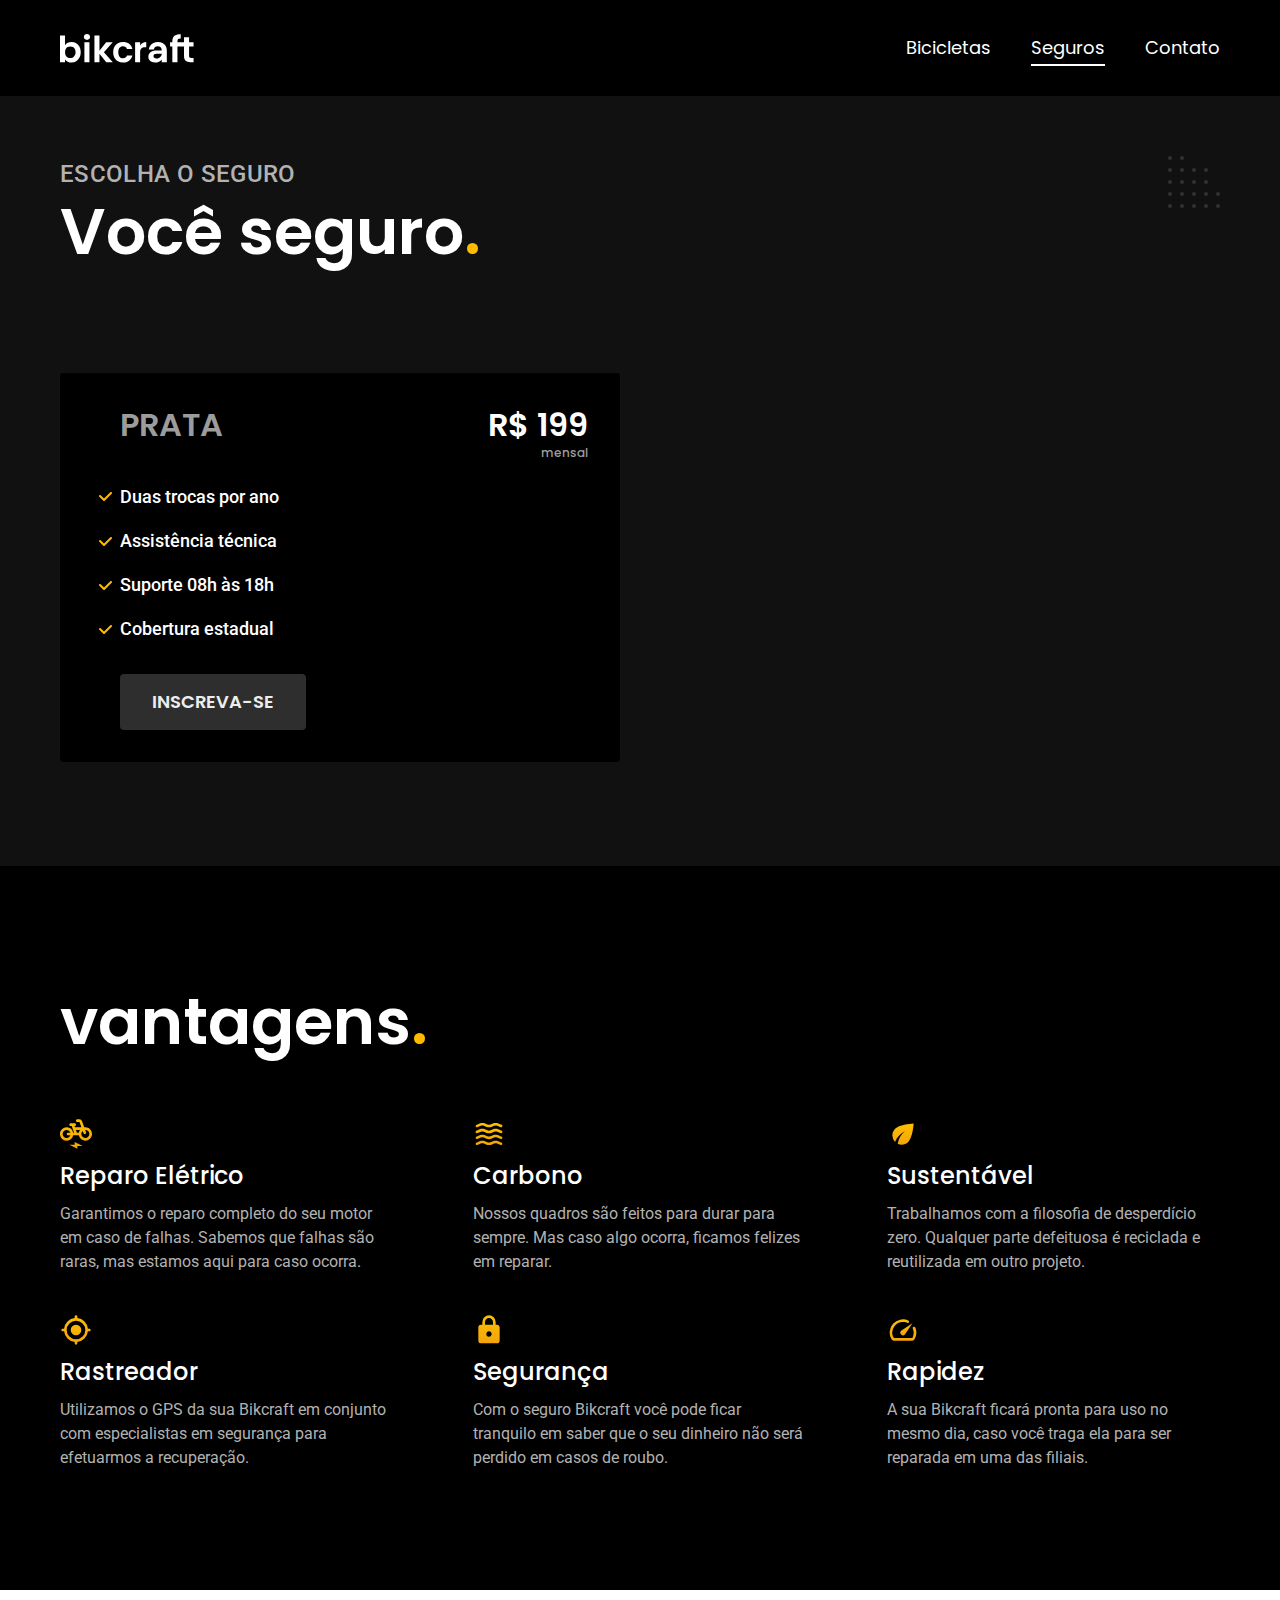
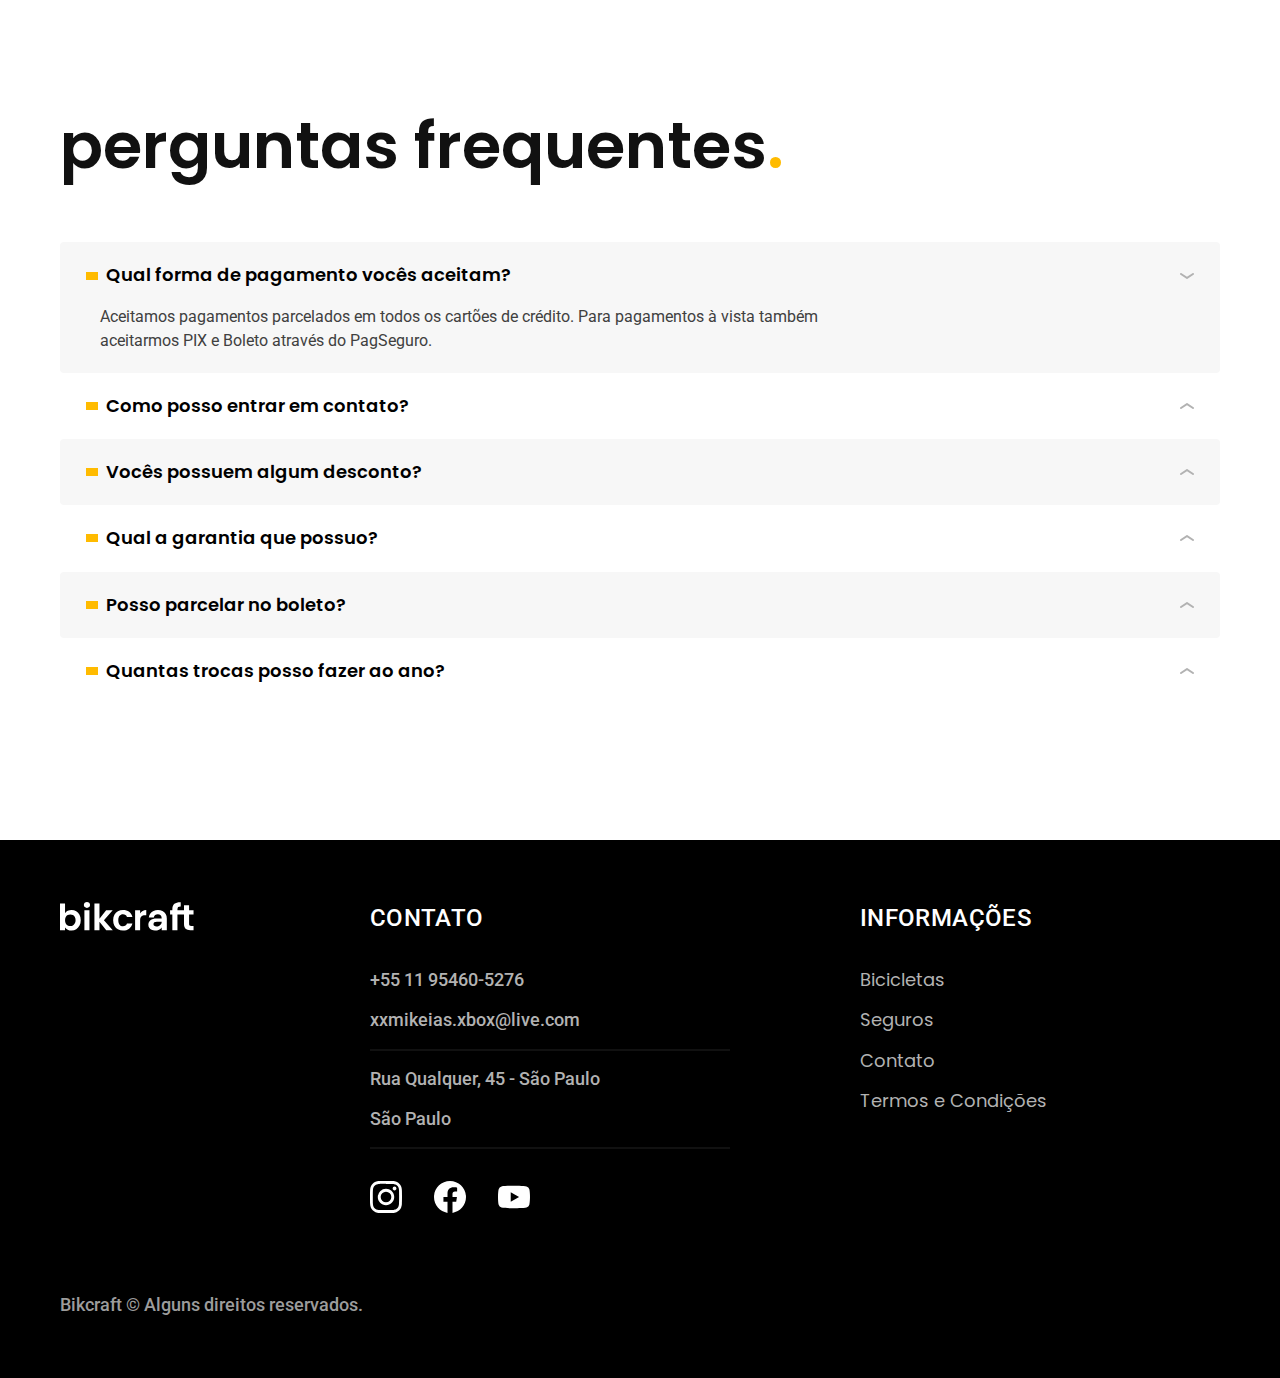
<file: seguros.html>
<!DOCTYPE html>
<html lang="PT-BR">

<head>
  <meta charset="UTF-8">
  <meta name="viewport" content="width=device-width, initial-scale=1.0">
  <title>Seguros | Bikcraft</title>
  <meta name="description" content="Termos e Condições.">

  <link rel="icon" href="./favicon.svg" type="image/svg+xml">
  <link rel="preload" href="./css/style.min.css" as="style">
  <link rel="stylesheet" href="./css/style.min.css">
  <script>document.documentElement.classList.add('js');</script>

  <link rel="preconnect" href="https://fonts.googleapis.com">
  <link rel="preconnect" href="https://fonts.gstatic.com" crossorigin>
  <link href="https://fonts.googleapis.com/css2?family=Fira+Sans:wght@400;700&family=Merriweather:ital,wght@1,900&family=Poppins:wght@400;600&family=Roboto:wght@400;500&display=swap" rel="stylesheet">
</head>

<body id="seguros">
  <header class="header-bg">
    <div class="header container">
      <a href="./">
        <img src="./img/bikcraft.svg" alt="Bikcraft">
      </a>

      <nav aria-label="primaria">
        <ul class="header-menu font-1-m cor-0">
          <li><a href="./bicicletas.html">Bicicletas</a></li>
          <li><a href="./seguros.html">Seguros</a></li>
          <li><a href="./contato.html">Contato</a></li>
        </ul>
      </nav>
    </div>
  </header>

  <main class="seguros-bg">
    <div class="titulo-bg">
      <div class="titulo container">
        <p class="font-2-l-b cor-5 fadeInLeft" data-anime="200">Escolha o seguro</p>
        <h1 class="font-1-xxl cor-0 fadeInLeft" data-anime="400">Você seguro<span class="cor-p1">.</span></h1>
      </div>
    </div>

    <div class="seguros container">
      <div class="seguros-item fadeInLeft" data-anime="600">
        <h3 class="font-1-xl cor-6">PRATA</h3>
        <span class="font-1-xl cor-0">R$ 199 <span class="font-1-xs cor-6">mensal</span></span>
        <ul class="font-2-m cor-0">
          <li>Duas trocas por ano</li>
          <li>Assistência técnica</li>
          <li>Suporte 08h às 18h</li>
          <li>Cobertura estadual</li>
        </ul>
        <a class="botao secundario" href="./orcamento.html?tipo=seguro&produto=prata">Inscreva-se</a>
      </div>

      <div class="seguros-item fadeInRight" data-anime="800">
        <h3 class="font-1-xl cor-p1">OURO</h3>
        <span class="font-1-xl cor-0">R$ 299 <span class="font-1-xs cor-6">mensal</span></span>
        <ul class="font-2-m cor-0">
          <li>Cinco trocas por ano</li>
          <li>Assistência especial</li>
          <li>Suporte 24h</li>
          <li>Cobertura nacional</li>
          <li>Desconto em parceiros</li>
          <li>Acesso ao Clube Bikcraft</li>
        </ul>
        <a class="botao" href="./orcamento.html?tipo=seguro&produto=ouro">Inscreva-se</a>
      </div>
    </div>
  </main>

  <article class="vantagens-bg">
    <div class="vantagens container">
      <h2 class="font-1-xxl cor-0">vantagens<span class="cor-p1">.</span></h2>
      <ul>
        <li>
          <img src="./img/icones/eletrica.svg" alt="">
          <h3 class="font-1-l cor-0">Reparo Elétrico</h3>
          <p class="font-2-s cor-5">Garantimos o reparo completo do seu motor em caso de falhas. Sabemos que falhas são raras, mas estamos aqui para caso ocorra.</p>
        </li>
        <li>
          <img src="./img/icones/carbono.svg" alt="">
          <h3 class="font-1-l cor-0">Carbono</h3>
          <p class="font-2-s cor-5">Nossos quadros são feitos para durar para sempre. Mas caso algo ocorra, ficamos felizes em reparar.</p>
        </li>
        <li>
          <img src="./img/icones/sustentavel.svg" alt="">
          <h3 class="font-1-l cor-0">Sustentável</h3>
          <p class="font-2-s cor-5">Trabalhamos com a filosofia de desperdício zero. Qualquer parte defeituosa é reciclada e reutilizada em outro projeto.</p>
        </li>
        <li>
          <img src="./img/icones/rastreador.svg" alt="">
          <h3 class="font-1-l cor-0">Rastreador</h3>
          <p class="font-2-s cor-5">Utilizamos o GPS da sua Bikcraft em conjunto com especialistas em segurança para efetuarmos a recuperação.</p>
        </li>
        <li>
          <img src="./img/icones/seguro.svg" alt="">
          <h3 class="font-1-l cor-0">Segurança</h3>
          <p class="font-2-s cor-5">Com o seguro Bikcraft você pode ficar tranquilo em saber que o seu dinheiro não será perdido em casos de roubo.</p>
        </li>
        <li>
          <img src="./img/icones/velocidade.svg" alt="">
          <h3 class="font-1-l cor-0">Rapidez</h3>
          <p class="font-2-s cor-5">A sua Bikcraft ficará pronta para uso no mesmo dia, caso você traga ela para ser reparada em uma das filiais.</p>
        </li>
      </ul>
    </div>
  </article>

  <article class="perguntas container">
    <h2 class="font-1-xxl">perguntas frequentes<span class="cor-p1">.</span></h2>

    <dl>
      <div>
        <dt><button class="font-1-m-b" aria-controls="pergunta1" aria-expanded="true">Qual forma de pagamento vocês aceitam?</button></dt>
        <dd id="pergunta1" class="font-2-s cor-9 ativa">Aceitamos pagamentos parcelados em todos os cartões de crédito. Para pagamentos à vista também aceitarmos PIX e Boleto através do PagSeguro.</dd>
      </div>
      <div>
        <dt><button class="font-1-m-b" aria-controls="pergunta2" aria-expanded="false">Como posso entrar em contato?</button></dt>
        <dd id="pergunta2" class="font-2-s cor-9">Aceitamos pagamentos parcelados em todos os cartões de crédito. Para pagamentos à vista também aceitarmos PIX e Boleto através do PagSeguro.</dd>
      </div>
      <div>
        <dt><button class="font-1-m-b" aria-controls="pergunta3" aria-expanded="false">Vocês possuem algum desconto?</button></dt>
        <dd id="pergunta3" class="font-2-s cor-9">Aceitamos pagamentos parcelados em todos os cartões de crédito. Para pagamentos à vista também aceitarmos PIX e Boleto através do PagSeguro.</dd>
      </div>
      <div>
        <dt><button class="font-1-m-b" aria-controls="pergunta4" aria-expanded="false">Qual a garantia que possuo?</button></dt>
        <dd id="pergunta4" class="font-2-s cor-9">Aceitamos pagamentos parcelados em todos os cartões de crédito. Para pagamentos à vista também aceitarmos PIX e Boleto através do PagSeguro.</dd>
      </div>
      <div>
        <dt><button class="font-1-m-b" aria-controls="pergunta5" aria-expanded="false">Posso parcelar no boleto?</button></dt>
        <dd id="pergunta5" class="font-2-s cor-9">Aceitamos pagamentos parcelados em todos os cartões de crédito. Para pagamentos à vista também aceitarmos PIX e Boleto através do PagSeguro.</dd>
      </div>
      <div>
        <dt><button class="font-1-m-b" aria-controls="pergunta6" aria-expanded="false">Quantas trocas posso fazer ao ano?</button></dt>
        <dd id="pergunta6" class="font-2-s cor-9">Aceitamos pagamentos parcelados em todos os cartões de crédito. Para pagamentos à vista também aceitarmos PIX e Boleto através do PagSeguro.</dd>
      </div>
    </dl>
  </article>

  <footer class="footer-bg">
    <div class="footer container">
      <img src="./img/bikcraft.svg" alt="Bikcfraft">
      <div class="footer-contato">
        <h3 class="font-2-l-b cor-0">Contato</h3>
        <ul class="font-2-m cor-5">
          <li><a href="tel:+5511954605276">+55 11 95460-5276</a></li>
          <li><a href="mailto:xxmikeias.xbox@live.com">xxmikeias.xbox@live.com</a></li>
          <li>Rua Qualquer, 45 - São Paulo</li>
          <li>São Paulo</li>
        </ul>
        <div class="footer-redes">
          <a href="https://www.instagram.com/mikeias.m/" target="_blank">
            <img src="./img/redes/instagram.svg" alt="Instagram">
          </a>
          <a href="https://www.facebook.com/" target="_blank">
            <img src="./img/redes/facebook.svg" alt="Facebook">
          </a>
          <a href="https://www.youtube.com/" target="_blank">
            <img src="./img/redes/youtube.svg" alt="Youtube">
          </a>
        </div>
      </div>
      <div class="footer-informacoes">
        <h3 class="font-2-l-b cor-0">Informações</h3>
        <nav>
          <ul class="font-1-m cor-5">
            <li><a href="./bicicletas.html">Bicicletas</a></li>
            <li><a href="./seguros.html">Seguros</a></li>
            <li><a href="./contato.html">Contato</a></li>
            <li><a href="./termos.html">Termos e Condições</a></li>
          </ul>
        </nav>
      </div>
      <p class="footer-copy font-2-m cor-6">Bikcraft © Alguns direitos reservados.</p>
    </div>
  </footer>
  <script src="./js/plugins/simple-anime.js"></script>
  <script src="./js/script.js"></script>
</body>

</html>
</file>
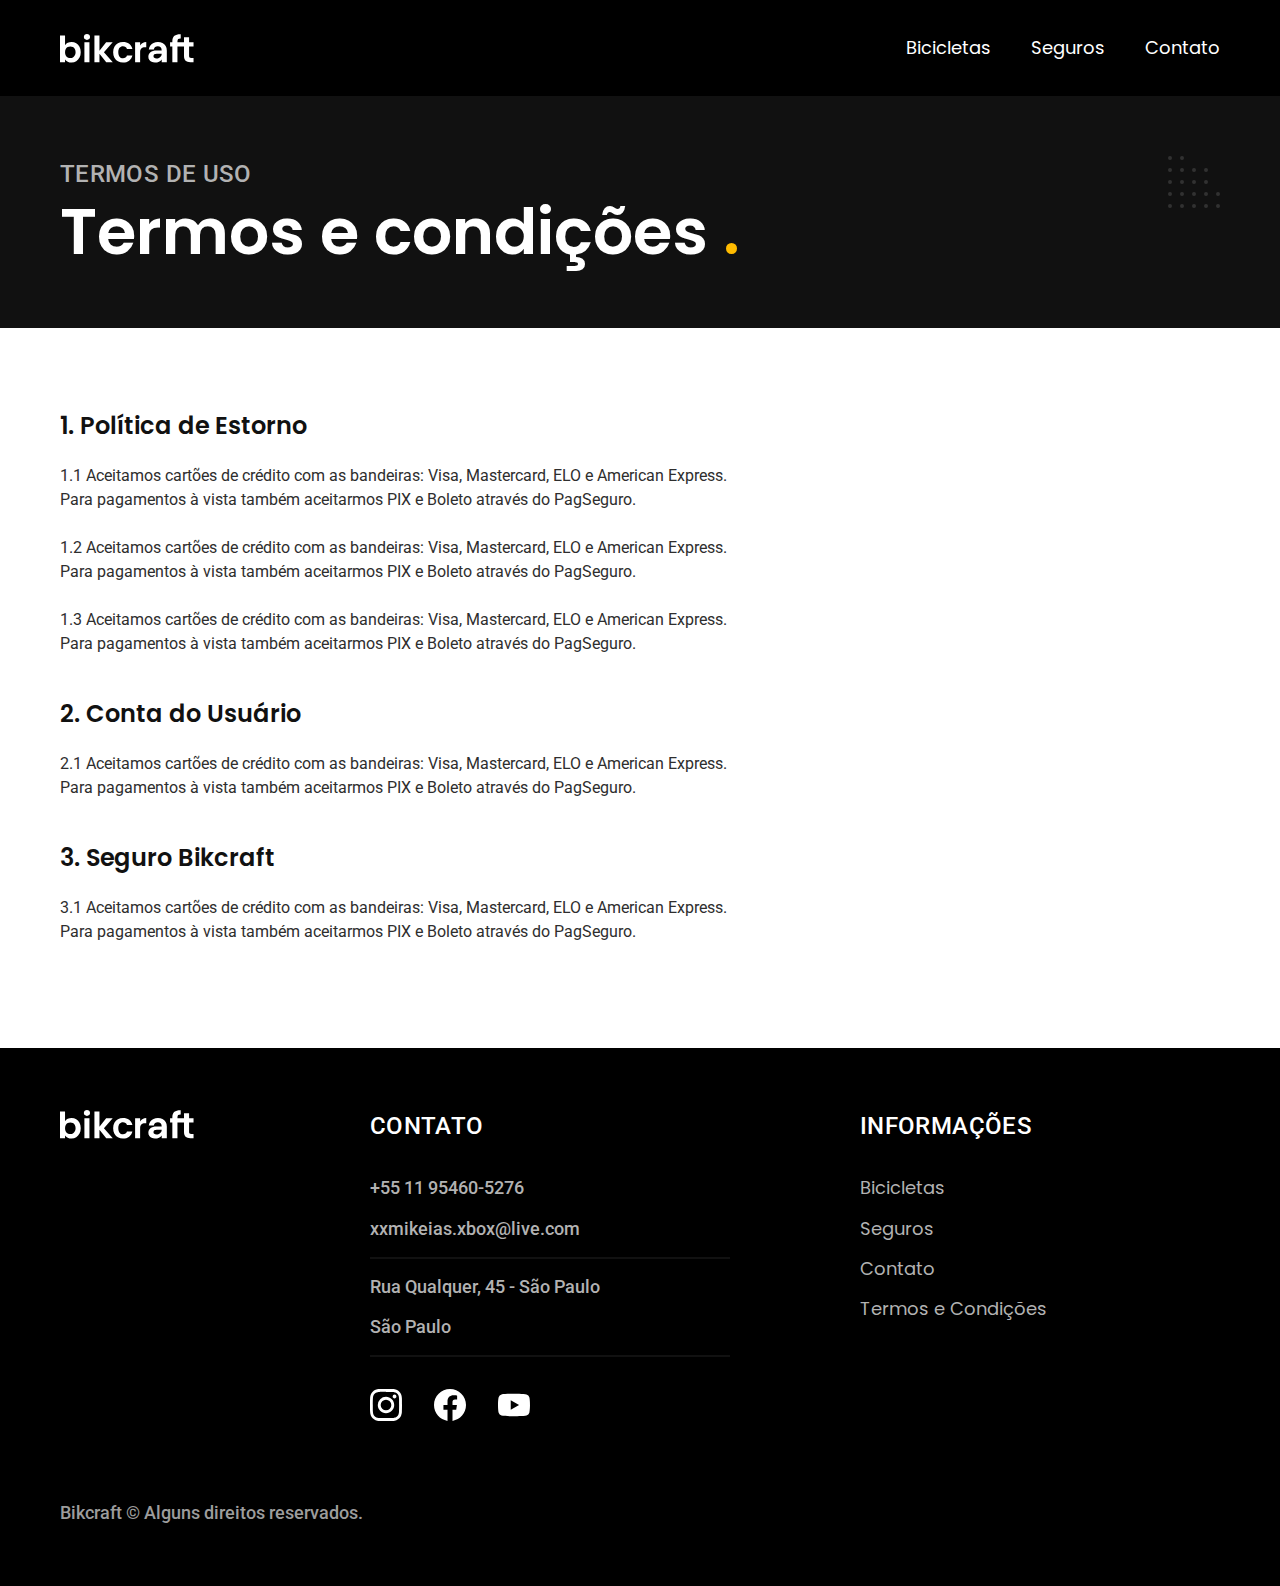
<file: termos.html>
<!DOCTYPE html>
<html lang="PT-BR">

<head>
  <meta charset="UTF-8">
  <meta name="viewport" content="width=device-width, initial-scale=1.0">
  <title>Termos e Condições | Bikcraft</title>
  <meta name="description" content="Termos e Condições.">

  <link rel="icon" href="./favicon.svg" type="image/svg+xml">
  <link rel="preload" href="./css/style.min.css" as="style">
  <link rel="stylesheet" href="./css/style.min.css">
  <script>document.documentElement.classList.add('js');</script>

  <link rel="preconnect" href="https://fonts.googleapis.com">
  <link rel="preconnect" href="https://fonts.gstatic.com" crossorigin>
  <link href="https://fonts.googleapis.com/css2?family=Fira+Sans:wght@400;700&family=Merriweather:ital,wght@1,900&family=Poppins:wght@400;600&family=Roboto:wght@400;500&display=swap" rel="stylesheet">
</head>

<body id="termos">
  <header class="header-bg">
    <div class="header container">
      <a href="./">
        <img src="./img/bikcraft.svg" alt="Bikcraft">
      </a>

      <nav aria-label="primaria">
        <ul class="header-menu font-1-m cor-0">
          <li><a href="./bicicletas.html">Bicicletas</a></li>
          <li><a href="./seguros.html">Seguros</a></li>
          <li><a href="./contato.html">Contato</a></li>
        </ul>
      </nav>
    </div>
  </header>

  <main>
    <div class="titulo-bg">
      <div class="titulo container">
        <p class="font-2-l-b cor-5 fadeInLeft" data-anime="200">Termos de uso</p>
        <h1 class="font-1-xxl cor-0 fadeInLeft" data-anime="400">Termos e condições <span class="cor-p1">.</span></h1>
      </div>
    </div>

    <div class="termos font-2-s cor-10 container fadeInDown" data-anime="600">
      <h2 class="font-1-l cor-11">1. Política de Estorno</h2>
      <p>1.1 Aceitamos cartões de crédito com as bandeiras: Visa, Mastercard, ELO e American Express. Para pagamentos à vista também aceitarmos PIX e Boleto através do PagSeguro.</p>
      <p>1.2 Aceitamos cartões de crédito com as bandeiras: Visa, Mastercard, ELO e American Express. Para pagamentos à vista também aceitarmos PIX e Boleto através do PagSeguro.</p>
      <p>1.3 Aceitamos cartões de crédito com as bandeiras: Visa, Mastercard, ELO e American Express. Para pagamentos à vista também aceitarmos PIX e Boleto através do PagSeguro.</p>

      <h2 class="font-1-l cor-11">2. Conta do Usuário</h2>
      <p>2.1 Aceitamos cartões de crédito com as bandeiras: Visa, Mastercard, ELO e American Express. Para pagamentos à vista também aceitarmos PIX e Boleto através do PagSeguro.</p>

      <h2 class="font-1-l cor-11">3. Seguro Bikcraft</h2>
      <p>3.1 Aceitamos cartões de crédito com as bandeiras: Visa, Mastercard, ELO e American Express. Para pagamentos à vista também aceitarmos PIX e Boleto através do PagSeguro.</p>
    </div>
  </main>

  <footer class="footer-bg">
    <div class="footer container">
      <img src="./img/bikcraft.svg" alt="Bikcfraft">
      <div class="footer-contato">
        <h3 class="font-2-l-b cor-0">Contato</h3>
        <ul class="font-2-m cor-5">
          <li><a href="tel:+5511954605276">+55 11 95460-5276</a></li>
          <li><a href="mailto:xxmikeias.xbox@live.com">xxmikeias.xbox@live.com</a></li>
          <li>Rua Qualquer, 45 - São Paulo</li>
          <li>São Paulo</li>
        </ul>
        <div class="footer-redes">
          <a href="https://www.instagram.com/mikeias.m/" target="_blank">
            <img src="./img/redes/instagram.svg" alt="Instagram">
          </a>
          <a href="https://www.facebook.com/" target="_blank">
            <img src="./img/redes/facebook.svg" alt="Facebook">
          </a>
          <a href="https://www.youtube.com/" target="_blank">
            <img src="./img/redes/youtube.svg" alt="Youtube">
          </a>
        </div>
      </div>
      <div class="footer-informacoes">
        <h3 class="font-2-l-b cor-0">Informações</h3>
        <nav>
          <ul class="font-1-m cor-5">
            <li><a href="./bicicletas.html">Bicicletas</a></li>
            <li><a href="./seguros.html">Seguros</a></li>
            <li><a href="./contato.html">Contato</a></li>
            <li><a href="./termos.html">Termos e Condições</a></li>
          </ul>
        </nav>
      </div>
      <p class="footer-copy font-2-m cor-6">Bikcraft © Alguns direitos reservados.</p>
    </div>
  </footer>
  <script src="./js/plugins/simple-anime.js"></script>
  <script src="./js/script.js"></script>
</body>

</html>
</file>
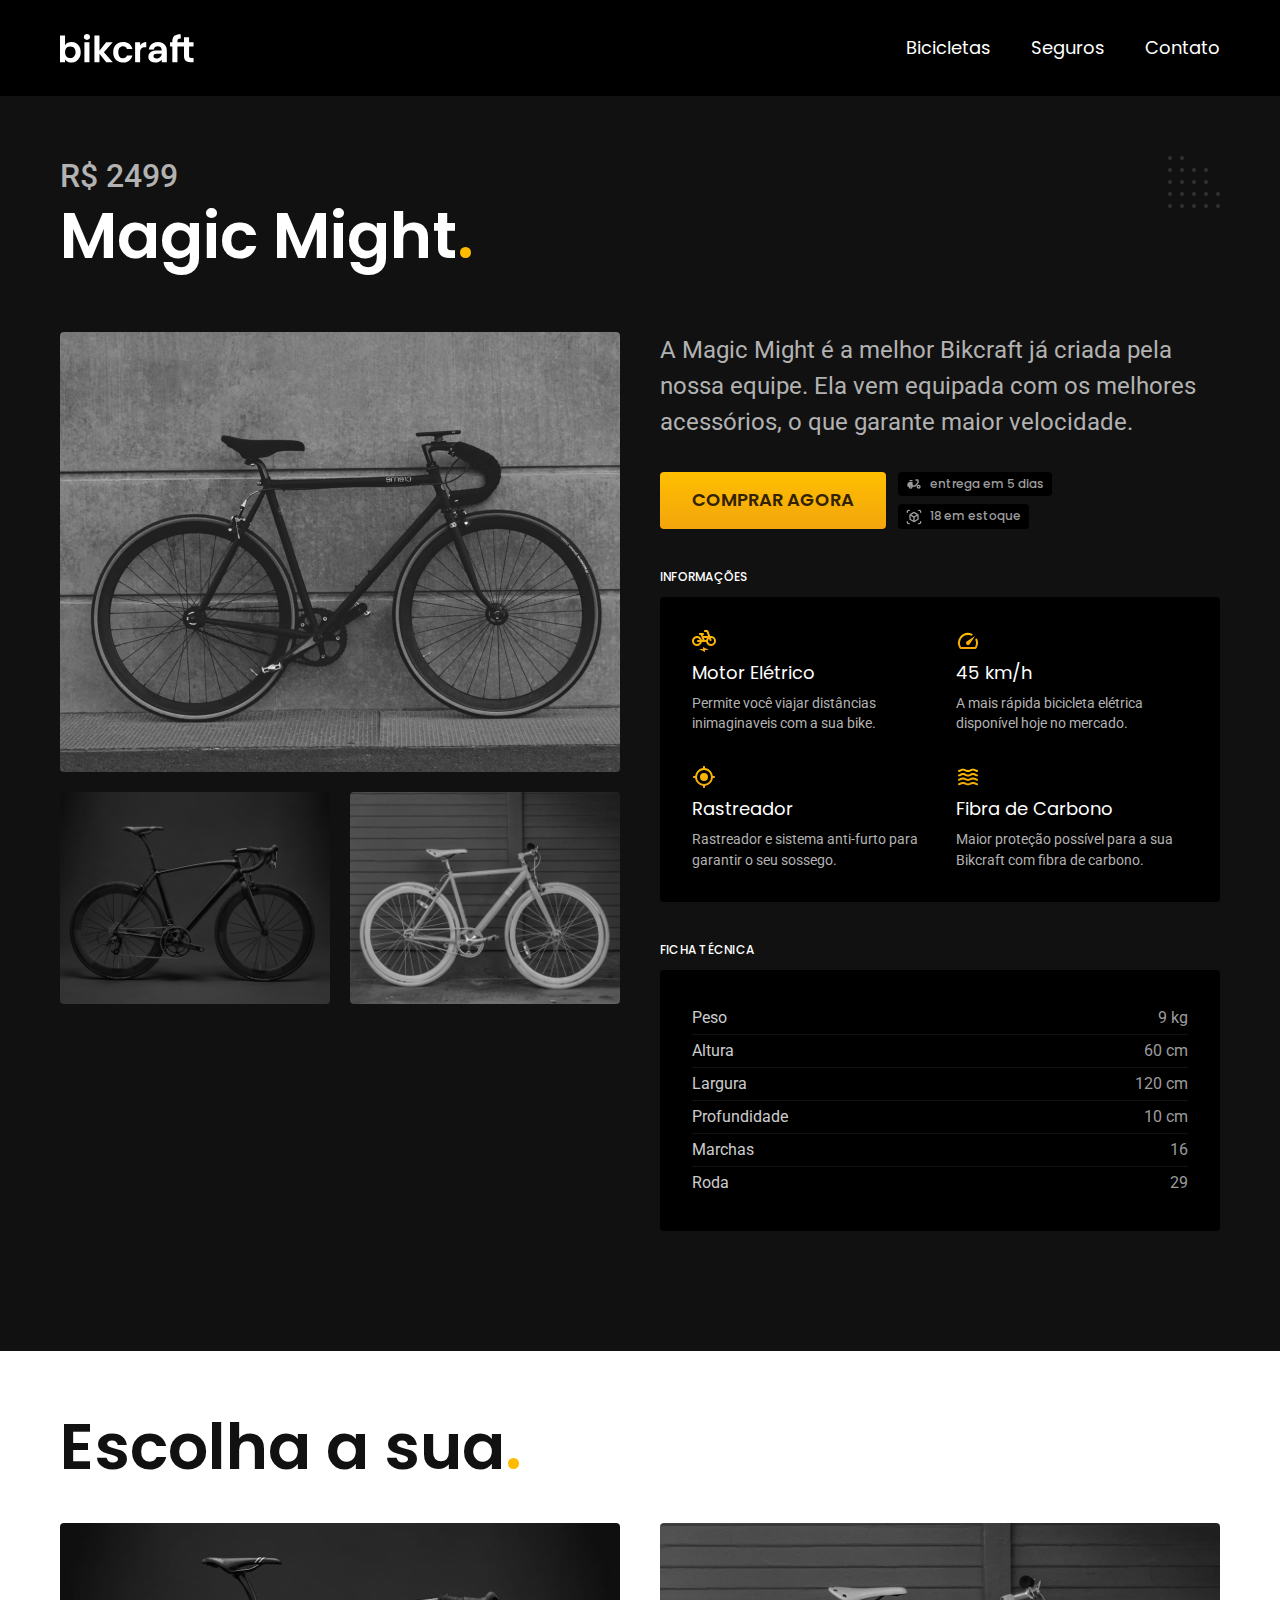
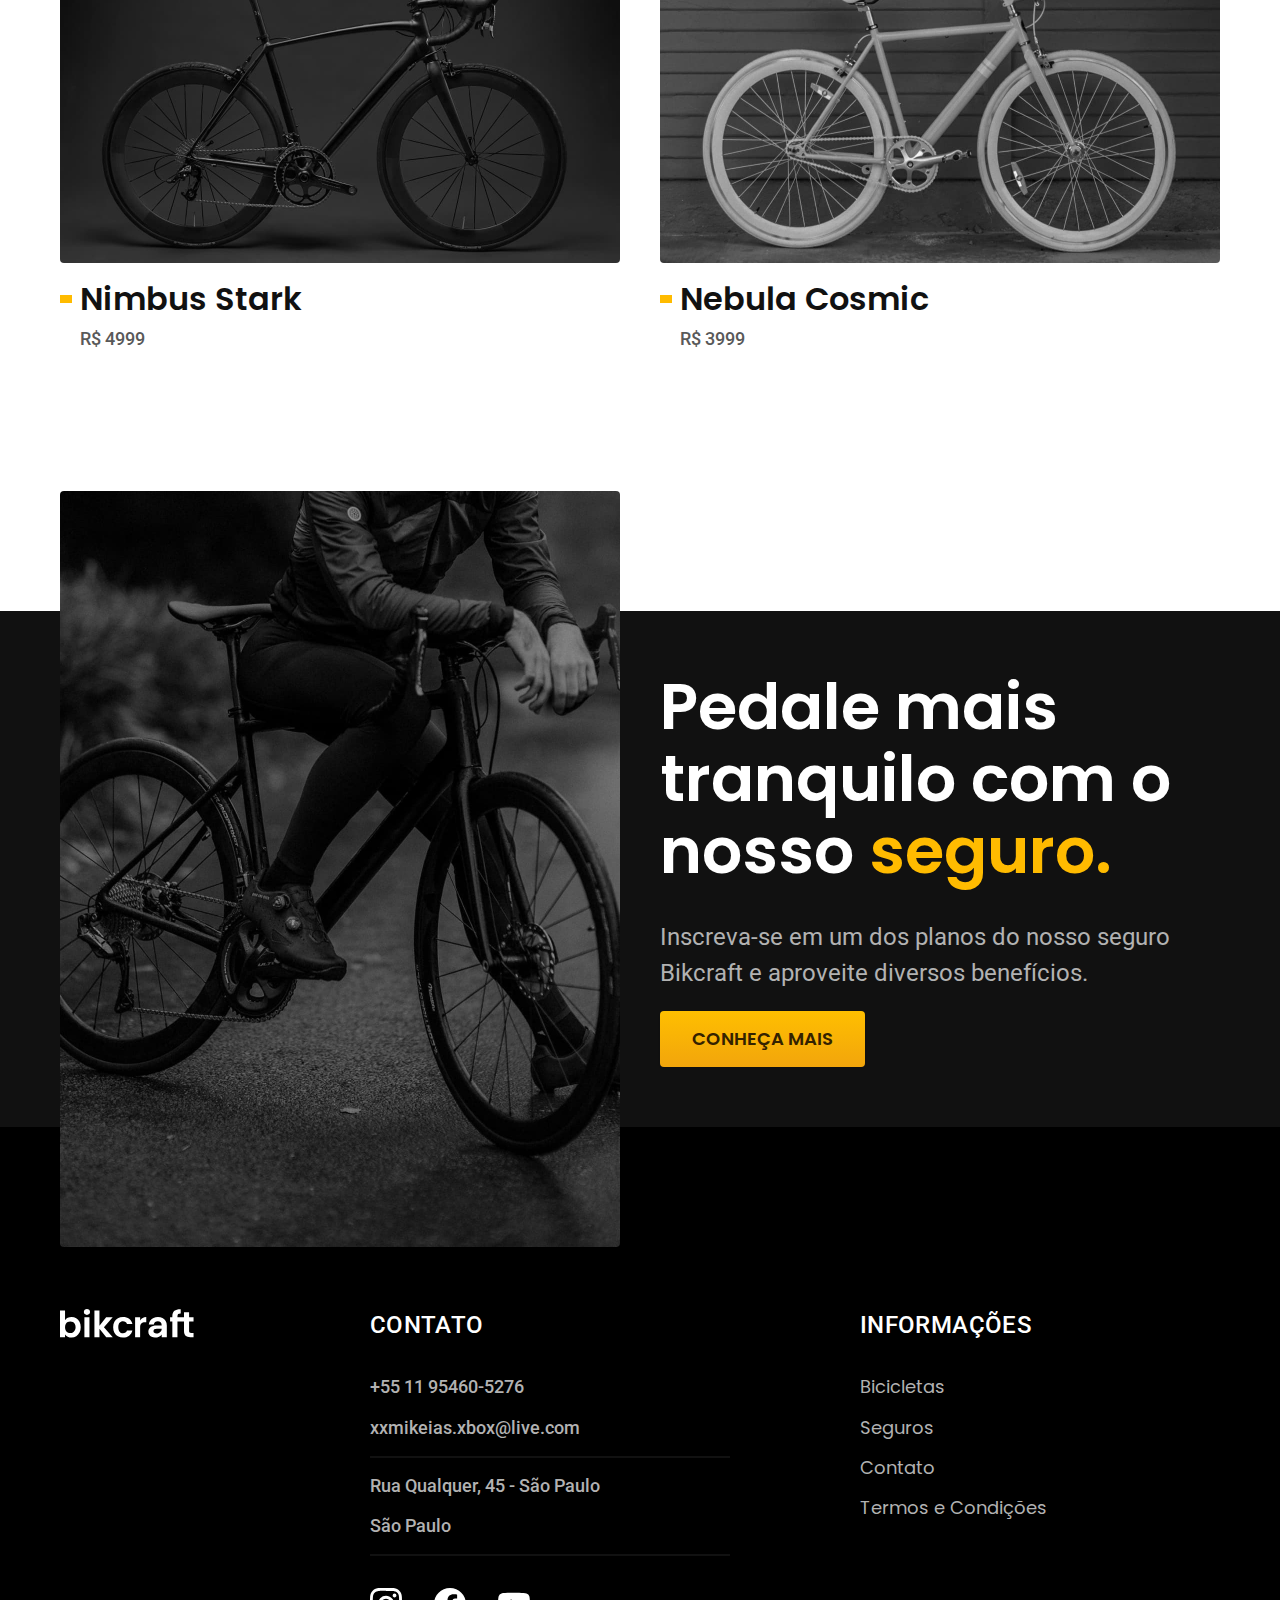
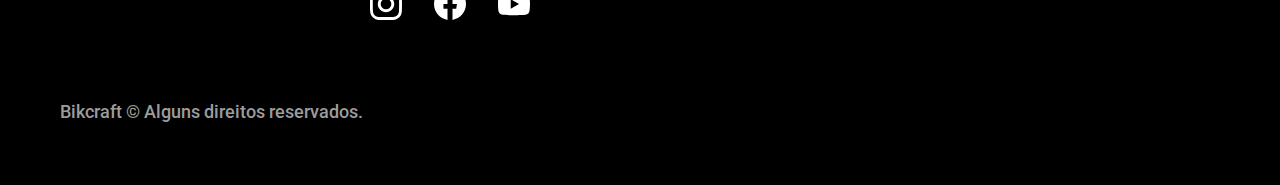
<file: bicicletas/magic.html>
<!DOCTYPE html>
<html lang="PT-BR">

<head>
  <meta charset="UTF-8">
  <meta name="viewport" content="width=device-width, initial-scale=1.0">
  <title>Magic | Bikcraft</title>
  <meta name="description" content="Termos e Condições.">

  <link rel="icon" href="../favicon.svg" type="image/svg+xml">
  <link rel="preload" href="../css/style.min.css" as="style">
  <link rel="stylesheet" href="../css/style.min.css">
  <script>document.documentElement.classList.add('js');</script>

  <link rel="preconnect" href="https://fonts.googleapis.com">
  <link rel="preconnect" href="https://fonts.gstatic.com" crossorigin>
  <link href="https://fonts.googleapis.com/css2?family=Fira+Sans:wght@400;700&family=Merriweather:ital,wght@1,900&family=Poppins:wght@400;600&family=Roboto:wght@400;500&display=swap" rel="stylesheet">

</head>

<body id="bicicleta">
  <header class="header-bg">
    <div class="header container">
      <a href="../">
        <img src="../img/bikcraft.svg" alt="Bikcraft">
      </a>

      <nav aria-label="primaria">
        <ul class="header-menu font-1-m cor-0">
          <li><a href="../bicicletas.html">Bicicletas</a></li>
          <li><a href="../seguros.html">Seguros</a></li>
          <li><a href="../contato.html">Contato</a></li>
        </ul>
      </nav>
    </div>
  </header>

  <main class="titulo-bg">
    <div>
      <div class="titulo container">
        <p class="font-2-xl cor-5">R$ 2499</p>
        <h1 class="font-1-xxl cor-0">Magic Might<span class="cor-p1">.</span></h1>
      </div>
    </div>
    <div class="bicicleta container">
      <div class="bicicleta-imagens">
        <img src="../img/bicicleta/nimbus2.jpg" alt="Bicicleta 1">
        <img src="../img/bicicleta/nimbus1.jpg" alt="Bicicleta 2">
        <img src="../img/bicicleta/nimbus3.jpg" alt="Bicicleta 3">
      </div>
      <div class="bicicleta-conteudo">
        <p class="font-2-l cor-5">A Magic Might é a melhor Bikcraft já criada pela nossa equipe. Ela vem equipada com os melhores acessórios, o que garante maior velocidade.</p>
        <div class="bicicleta-comprar">
          <a class="botao" href="../orcamento.html?tipo=bikcraft&produto=magic">Comprar Agora</a>
          <span class="font-1-xs cor-6"><img src="../img/icones/entrega.svg" alt=""> entrega em 5 dias</span>
          <span class="font-1-xs cor-6"><img src="../img/icones/estoque.svg" alt=""> 18 em estoque</span>
        </div>

        <h2 class="font-1-xs cor-0">Informações</h2>
        <ul class="bicicleta-informacoes">
          <li>
            <img src="../img/icones/eletrica.svg" alt="">
            <h3 class="font-1-m cor-0">Motor Elétrico</h3>
            <p class="font-2-xs cor-5">Permite você viajar distâncias inimaginaveis com a sua bike.</p>
          </li>
          <li>
            <img src="../img/icones/velocidade.svg" alt="">
            <h3 class="font-1-m cor-0">45 km/h</h3>
            <p class="font-2-xs cor-5">A mais rápida bicicleta elétrica disponível hoje no mercado.</p>
          </li>
          <li>
            <img src="../img/icones/rastreador.svg" alt="">
            <h3 class="font-1-m cor-0">Rastreador</h3>
            <p class="font-2-xs cor-5">Rastreador e sistema anti-furto para garantir o seu sossego.</p>
          </li>
          <li>
            <img src="../img/icones/carbono.svg" alt="">
            <h3 class="font-1-m cor-0">Fibra de Carbono</h3>
            <p class="font-2-xs cor-5">Maior proteção possível para a sua Bikcraft com fibra de carbono.</p>
          </li>
        </ul>
        <h2 class="font-1-xs cor-0">Ficha Técnica</h2>
        <ul class="bicicleta-ficha font-2-s cor-4">
          <li>Peso <span>9 kg</span></li>
          <li>Altura <span>60 cm</span></li>
          <li>Largura <span>120 cm</span></li>
          <li>Profundidade <span>10 cm</span></li>
          <li>Marchas <span>16</span></li>
          <li>Roda <span>29</span></li>
        </ul>
      </div>
    </div>
  </main>

  <article class="bicicletas-lista container">
    <h2 class="font-1-xxl">Escolha a sua<span class="cor-p1">.</span></h2>
    <ul>
      <li>
        <a href="./magic.html">
          <img src="../img/bicicletas/nimbus.jpg" alt="Bicicleta preta">
          <h3 class="font-1-xl">Nimbus Stark</h3>
          <span class="font-2-m cor-8">R$ 4999</span>
        </a>
      </li>
      <li>
        <a href="./nebula.html">
          <img src="../img/bicicletas/nebula.jpg" alt="Bicicleta preta">
          <h3 class="font-1-xl">Nebula Cosmic</h3>
          <span class="font-2-m cor-8">R$ 3999</span>
        </a>
      </li>
    </ul>
  </article>

  <article class="seguro-bg">
    <div class="seguro container">
      <div class="seguro-imagem">
        <img src="../img/fotos/seguros.jpg" alt="Pessoa parada em cima de uma bicicleta.">
      </div>
      <div class="seguro-conteudo">
        <h2 class="font-1-xxl cor-0">Pedale mais tranquilo com o nosso <span class="cor-p1">seguro.</span></h2>
        <p class="font-2-l cor-5">Inscreva-se em um dos planos do nosso seguro Bikcraft e aproveite diversos benefícios.</p>
        <a class="botao" href="../seguros.html">Conheça Mais</a>
      </div>
    </div>
  </article>

  <footer class="footer-bg">
    <div class="footer container">
      <img src="../img/bikcraft.svg" alt="Bikcfraft">
      <div class="footer-contato">
        <h3 class="font-2-l-b cor-0">Contato</h3>
        <ul class="font-2-m cor-5">
          <li><a href="tel:+5511954605276">+55 11 95460-5276</a></li>
          <li><a href="mailto:xxmikeias.xbox@live.com">xxmikeias.xbox@live.com</a></li>
          <li>Rua Qualquer, 45 - São Paulo</li>
          <li>São Paulo</li>
        </ul>
        <div class="footer-redes">
          <a href="https://www.instagram.com/mikeias.m/" target="_blank">
            <img src="../img/redes/instagram.svg" alt="Instagram">
          </a>
          <a href="https://www.facebook.com/" target="_blank">
            <img src="../img/redes/facebook.svg" alt="Facebook">
          </a>
          <a href="https://www.youtube.com/" target="_blank">
            <img src="../img/redes/youtube.svg" alt="Youtube">
          </a>
        </div>
      </div>
      <div class="footer-informacoes">
        <h3 class="font-2-l-b cor-0">Informações</h3>
        <nav>
          <ul class="font-1-m cor-5">
            <li><a href="../bicicletas.html">Bicicletas</a></li>
            <li><a href="../seguros.html">Seguros</a></li>
            <li><a href="../contato.html">Contato</a></li>
            <li><a href="../termos.html">Termos e Condições</a></li>
          </ul>
        </nav>
      </div>
      <p class="footer-copy font-2-m cor-6">Bikcraft © Alguns direitos reservados.</p>
    </div>
  </footer>
  <script src="../js/script.js"></script>
</body>

</html>
</file>
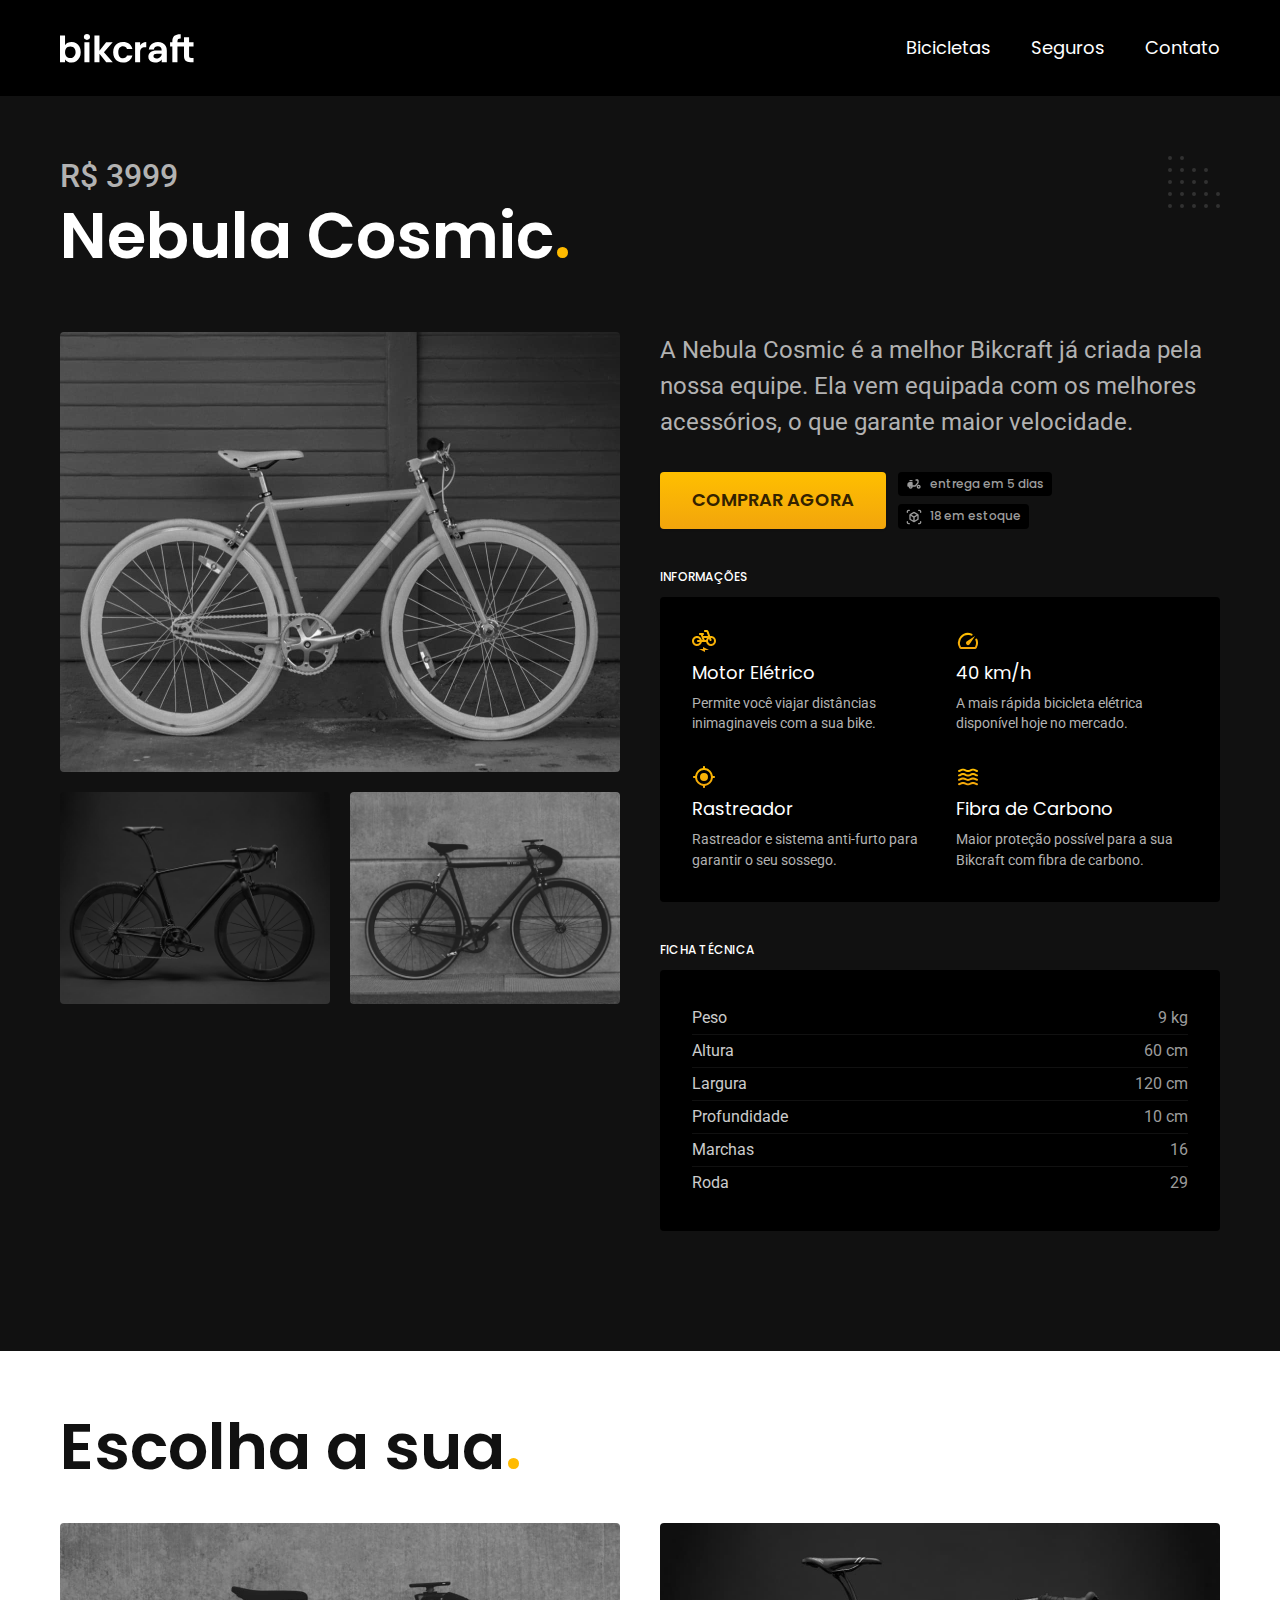
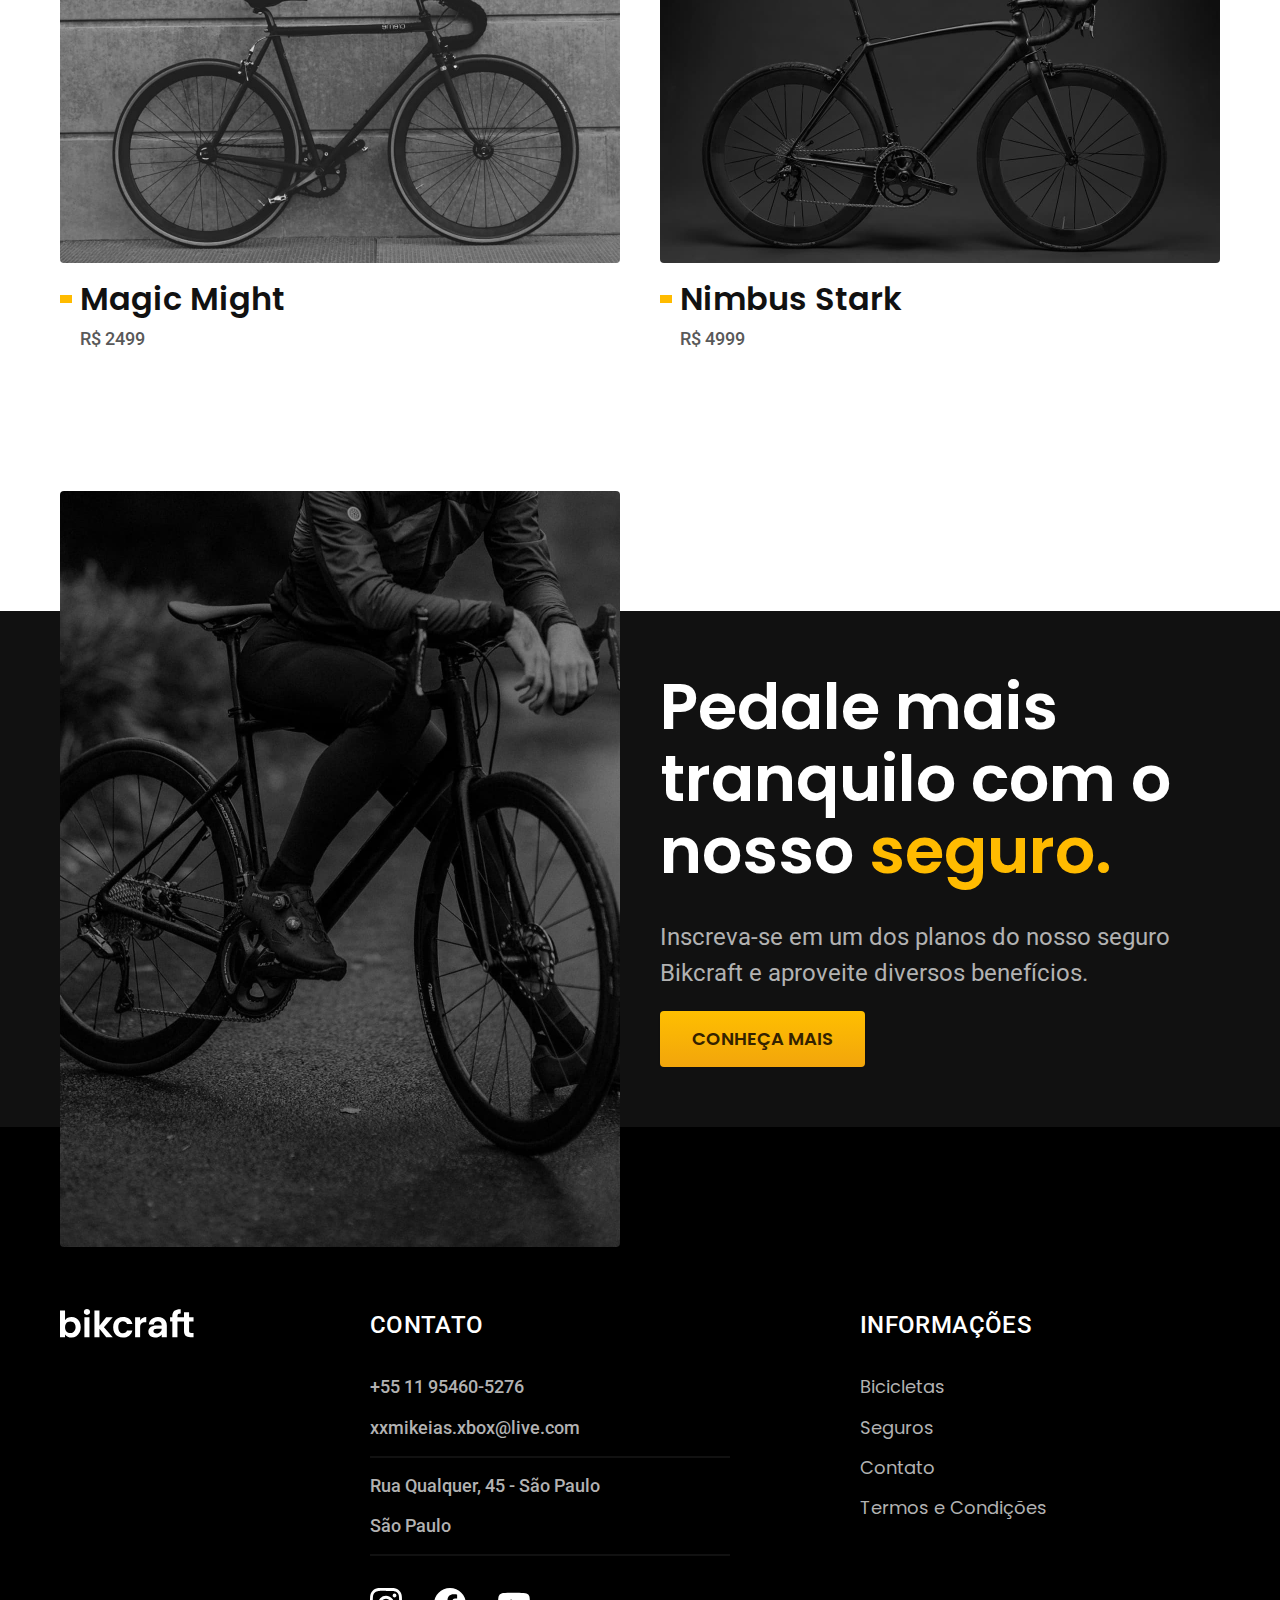
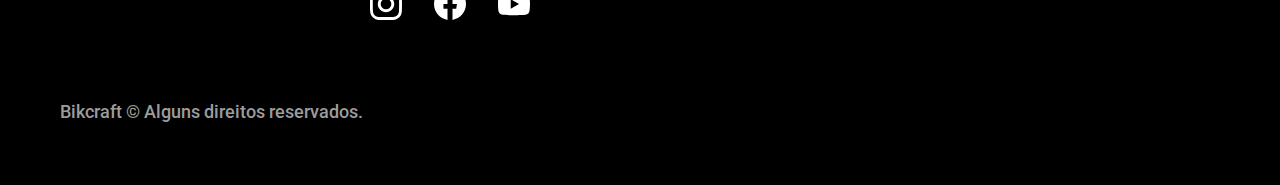
<file: bicicletas/nebula.html>
<!DOCTYPE html>
<html lang="PT-BR">

<head>
  <meta charset="UTF-8">
  <meta name="viewport" content="width=device-width, initial-scale=1.0">
  <title>Nebula | Bikcraft</title>
  <meta name="description" content="Termos e Condições.">

  <link rel="icon" href="../favicon.svg" type="image/svg+xml">
  <link rel="preload" href="../css/style.min.css" as="style">
  <link rel="stylesheet" href="../css/style.min.css">
  <script>document.documentElement.classList.add('js');</script>

  <link rel="preconnect" href="https://fonts.googleapis.com">
  <link rel="preconnect" href="https://fonts.gstatic.com" crossorigin>
  <link href="https://fonts.googleapis.com/css2?family=Fira+Sans:wght@400;700&family=Merriweather:ital,wght@1,900&family=Poppins:wght@400;600&family=Roboto:wght@400;500&display=swap" rel="stylesheet">

</head>

<body id="bicicleta">
  <header class="header-bg">
    <div class="header container">
      <a href="../">
        <img src="../img/bikcraft.svg" alt="Bikcraft">
      </a>

      <nav aria-label="primaria">
        <ul class="header-menu font-1-m cor-0">
          <li><a href="../bicicletas.html">Bicicletas</a></li>
          <li><a href="../seguros.html">Seguros</a></li>
          <li><a href="../contato.html">Contato</a></li>
        </ul>
      </nav>
    </div>
  </header>

  <main class="titulo-bg">
    <div>
      <div class="titulo container">
        <p class="font-2-xl cor-5">R$ 3999</p>
        <h1 class="font-1-xxl cor-0">Nebula Cosmic<span class="cor-p1">.</span></h1>
      </div>
    </div>
    <div class="bicicleta container">
      <div class="bicicleta-imagens">
        <img src="../img/bicicleta/nimbus3.jpg" alt="Bicicleta 1">
        <img src="../img/bicicleta/nimbus1.jpg" alt="Bicicleta 2">
        <img src="../img/bicicleta/nimbus2.jpg" alt="Bicicleta 3">
      </div>
      <div class="bicicleta-conteudo">
        <p class="font-2-l cor-5">A Nebula Cosmic é a melhor Bikcraft já criada pela nossa equipe. Ela vem equipada com os melhores acessórios, o que garante maior velocidade.</p>
        <div class="bicicleta-comprar">
          <a class="botao" href="../orcamento.html?tipo=bikcraft&produto=nebula">Comprar Agora</a>
          <span class="font-1-xs cor-6"><img src="../img/icones/entrega.svg" alt=""> entrega em 5 dias</span>
          <span class="font-1-xs cor-6"><img src="../img/icones/estoque.svg" alt=""> 18 em estoque</span>
        </div>

        <h2 class="font-1-xs cor-0">Informações</h2>
        <ul class="bicicleta-informacoes">
          <li>
            <img src="../img/icones/eletrica.svg" alt="">
            <h3 class="font-1-m cor-0">Motor Elétrico</h3>
            <p class="font-2-xs cor-5">Permite você viajar distâncias inimaginaveis com a sua bike.</p>
          </li>
          <li>
            <img src="../img/icones/velocidade.svg" alt="">
            <h3 class="font-1-m cor-0">40 km/h</h3>
            <p class="font-2-xs cor-5">A mais rápida bicicleta elétrica disponível hoje no mercado.</p>
          </li>
          <li>
            <img src="../img/icones/rastreador.svg" alt="">
            <h3 class="font-1-m cor-0">Rastreador</h3>
            <p class="font-2-xs cor-5">Rastreador e sistema anti-furto para garantir o seu sossego.</p>
          </li>
          <li>
            <img src="../img/icones/carbono.svg" alt="">
            <h3 class="font-1-m cor-0">Fibra de Carbono</h3>
            <p class="font-2-xs cor-5">Maior proteção possível para a sua Bikcraft com fibra de carbono.</p>
          </li>
        </ul>
        <h2 class="font-1-xs cor-0">Ficha Técnica</h2>
        <ul class="bicicleta-ficha font-2-s cor-4">
          <li>Peso <span>9 kg</span></li>
          <li>Altura <span>60 cm</span></li>
          <li>Largura <span>120 cm</span></li>
          <li>Profundidade <span>10 cm</span></li>
          <li>Marchas <span>16</span></li>
          <li>Roda <span>29</span></li>
        </ul>
      </div>
    </div>
  </main>

  <article class="bicicletas-lista container">
    <h2 class="font-1-xxl">Escolha a sua<span class="cor-p1">.</span></h2>
    <ul>
      <li>
        <a href="./magic.html">
          <img src="../img/bicicletas/magic.jpg" alt="Bicicleta preta">
          <h3 class="font-1-xl">Magic Might</h3>
          <span class="font-2-m cor-8">R$ 2499</span>
        </a>
      </li>
      <li>
        <a href="./nebula.html">
          <img src="../img/bicicletas/nimbus.jpg" alt="Bicicleta preta">
          <h3 class="font-1-xl">Nimbus Stark</h3>
          <span class="font-2-m cor-8">R$ 4999</span>
        </a>
      </li>
    </ul>
  </article>

  <article class="seguro-bg">
    <div class="seguro container">
      <div class="seguro-imagem">
        <img src="../img/fotos/seguros.jpg" alt="Pessoa parada em cima de uma bicicleta.">
      </div>
      <div class="seguro-conteudo">
        <h2 class="font-1-xxl cor-0">Pedale mais tranquilo com o nosso <span class="cor-p1">seguro.</span></h2>
        <p class="font-2-l cor-5">Inscreva-se em um dos planos do nosso seguro Bikcraft e aproveite diversos benefícios.</p>
        <a class="botao" href="../seguros.html">Conheça Mais</a>
      </div>
    </div>
  </article>

  <footer class="footer-bg">
    <div class="footer container">
      <img src="../img/bikcraft.svg" alt="Bikcfraft">
      <div class="footer-contato">
        <h3 class="font-2-l-b cor-0">Contato</h3>
        <ul class="font-2-m cor-5">
          <li><a href="tel:+5511954605276">+55 11 95460-5276</a></li>
          <li><a href="mailto:xxmikeias.xbox@live.com">xxmikeias.xbox@live.com</a></li>
          <li>Rua Qualquer, 45 - São Paulo</li>
          <li>São Paulo</li>
        </ul>
        <div class="footer-redes">
          <a href="https://www.instagram.com/mikeias.m/" target="_blank">
            <img src="../img/redes/instagram.svg" alt="Instagram">
          </a>
          <a href="https://www.facebook.com/" target="_blank">
            <img src="../img/redes/facebook.svg" alt="Facebook">
          </a>
          <a href="https://www.youtube.com/" target="_blank">
            <img src="../img/redes/youtube.svg" alt="Youtube">
          </a>
        </div>
      </div>
      <div class="footer-informacoes">
        <h3 class="font-2-l-b cor-0">Informações</h3>
        <nav>
          <ul class="font-1-m cor-5">
            <li><a href="../bicicletas.html">Bicicletas</a></li>
            <li><a href="../seguros.html">Seguros</a></li>
            <li><a href="../contato.html">Contato</a></li>
            <li><a href="../termos.html">Termos e Condições</a></li>
          </ul>
        </nav>
      </div>
      <p class="footer-copy font-2-m cor-6">Bikcraft © Alguns direitos reservados.</p>
    </div>
  </footer>
  <script src="../js/script.js"></script>
</body>

</html>
</file>
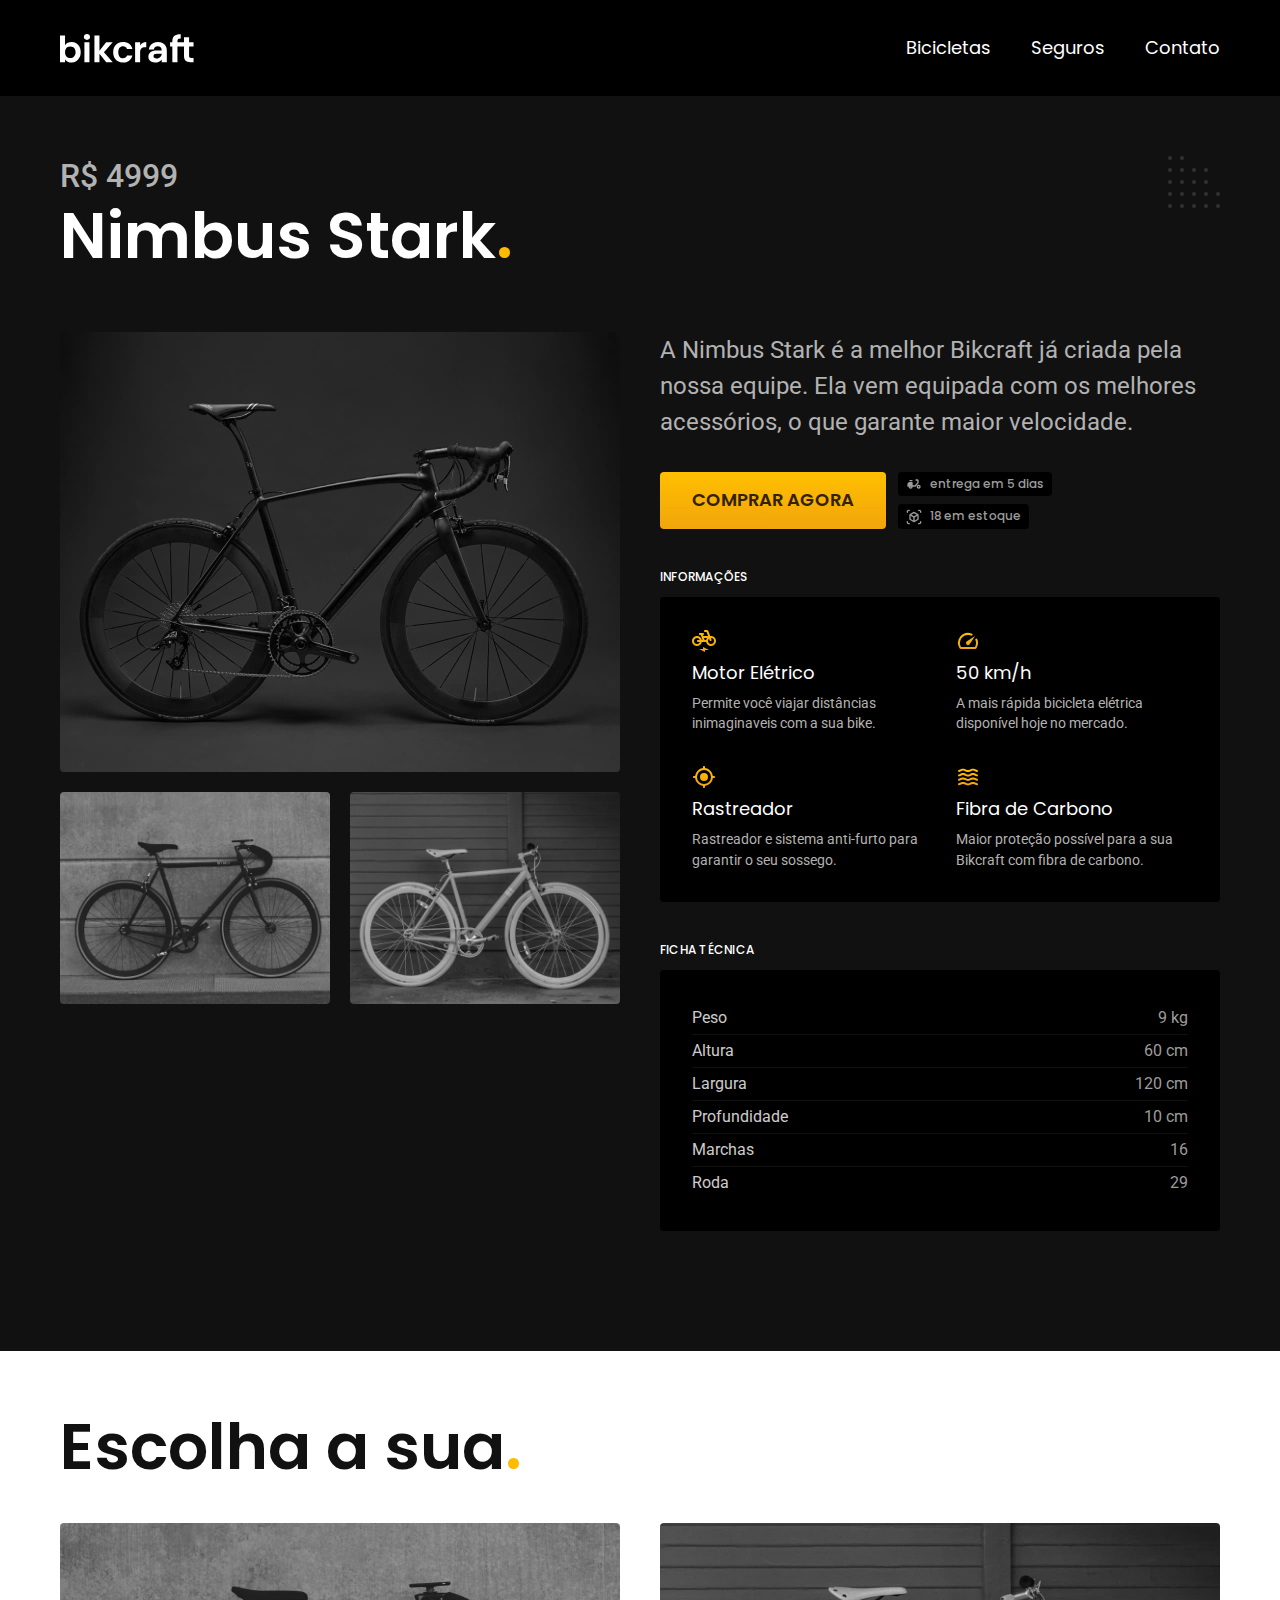
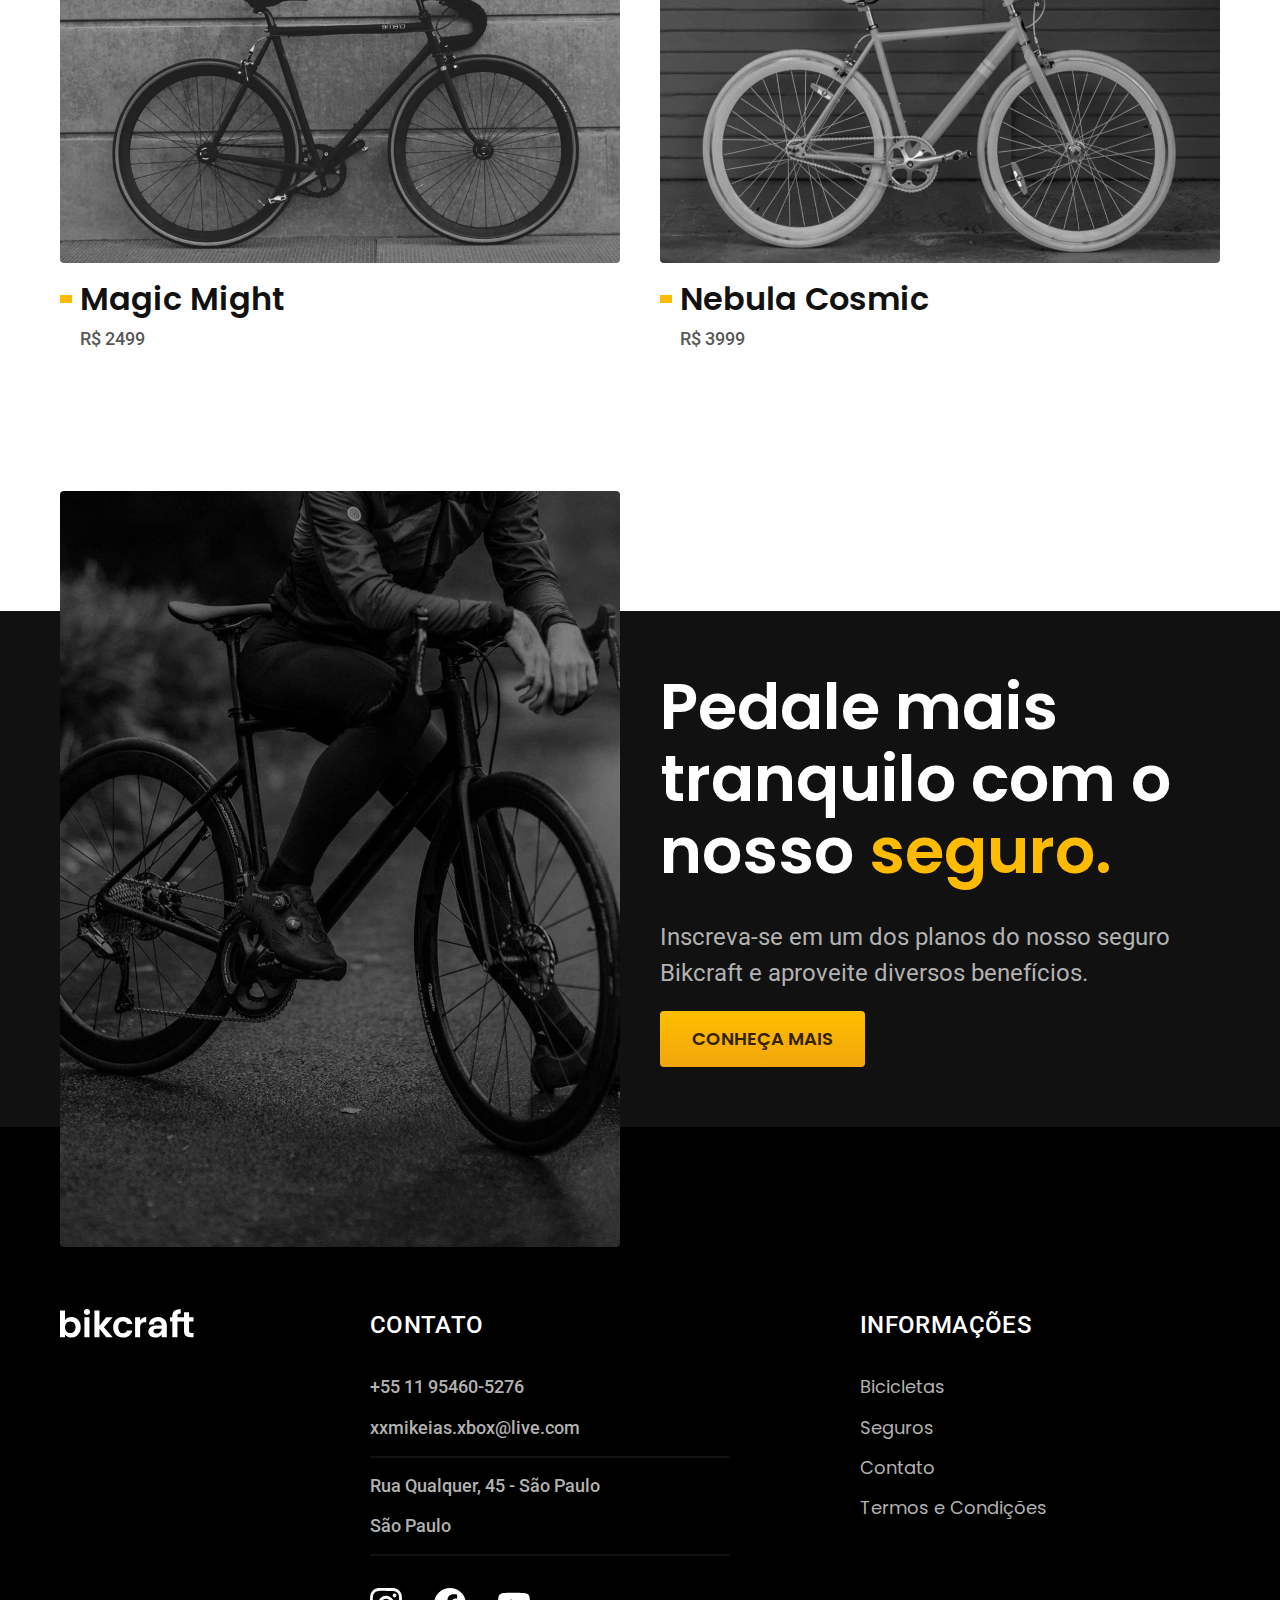
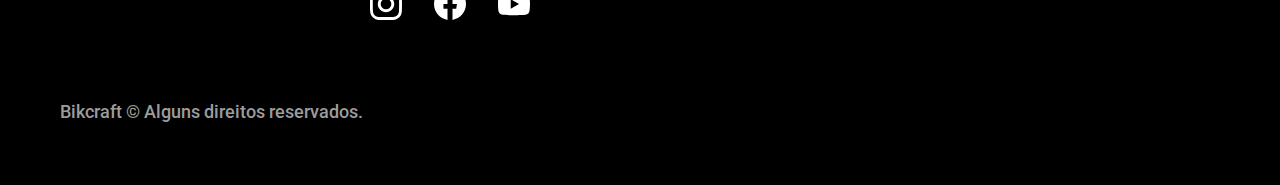
<file: bicicletas/nimbus.html>
<!DOCTYPE html>
<html lang="PT-BR">

<head>
  <meta charset="UTF-8">
  <meta name="viewport" content="width=device-width, initial-scale=1.0">
  <title>Nimbus | Bikcraft</title>
  <meta name="description" content="Termos e Condições.">

  <link rel="icon" href="../favicon.svg" type="image/svg+xml">
  <link rel="preload" href="../css/style.min.css" as="style">
  <link rel="stylesheet" href="../css/style.min.css">
  <script>document.documentElement.classList.add('js');</script>

  <link rel="preconnect" href="https://fonts.googleapis.com">
  <link rel="preconnect" href="https://fonts.gstatic.com" crossorigin>
  <link href="https://fonts.googleapis.com/css2?family=Fira+Sans:wght@400;700&family=Merriweather:ital,wght@1,900&family=Poppins:wght@400;600&family=Roboto:wght@400;500&display=swap" rel="stylesheet">

</head>

<body id="bicicleta">
  <header class="header-bg">
    <div class="header container">
      <a href="../">
        <img src="../img/bikcraft.svg" alt="Bikcraft">
      </a>

      <nav aria-label="primaria">
        <ul class="header-menu font-1-m cor-0">
          <li><a href="../bicicletas.html">Bicicletas</a></li>
          <li><a href="../seguros.html">Seguros</a></li>
          <li><a href="../contato.html">Contato</a></li>
        </ul>
      </nav>
    </div>
  </header>

  <main class="titulo-bg">
    <div>
      <div class="titulo container">
        <p class="font-2-xl cor-5">R$ 4999</p>
        <h1 class="font-1-xxl cor-0">Nimbus Stark<span class="cor-p1">.</span></h1>
      </div>
    </div>
    <div class="bicicleta container">
      <div class="bicicleta-imagens">
        <img src="../img/bicicleta/nimbus1.jpg" alt="Bicicleta 1">
        <img src="../img/bicicleta/nimbus2.jpg" alt="Bicicleta 2">
        <img src="../img/bicicleta/nimbus3.jpg" alt="Bicicleta 3">
      </div>
      <div class="bicicleta-conteudo">
        <p class="font-2-l cor-5">A Nimbus Stark é a melhor Bikcraft já criada pela nossa equipe. Ela vem equipada com os melhores acessórios, o que garante maior velocidade.</p>
        <div class="bicicleta-comprar">
          <a class="botao" href="../orcamento.html?tipo=bikcraft&produto=nimbus">Comprar Agora</a>
          <span class="font-1-xs cor-6"><img src="../img/icones/entrega.svg" alt=""> entrega em 5 dias</span>
          <span class="font-1-xs cor-6"><img src="../img/icones/estoque.svg" alt=""> 18 em estoque</span>
        </div>

        <h2 class="font-1-xs cor-0">Informações</h2>
        <ul class="bicicleta-informacoes">
          <li>
            <img src="../img/icones/eletrica.svg" alt="">
            <h3 class="font-1-m cor-0">Motor Elétrico</h3>
            <p class="font-2-xs cor-5">Permite você viajar distâncias inimaginaveis com a sua bike.</p>
          </li>
          <li>
            <img src="../img/icones/velocidade.svg" alt="">
            <h3 class="font-1-m cor-0">50 km/h</h3>
            <p class="font-2-xs cor-5">A mais rápida bicicleta elétrica disponível hoje no mercado.</p>
          </li>
          <li>
            <img src="../img/icones/rastreador.svg" alt="">
            <h3 class="font-1-m cor-0">Rastreador</h3>
            <p class="font-2-xs cor-5">Rastreador e sistema anti-furto para garantir o seu sossego.</p>
          </li>
          <li>
            <img src="../img/icones/carbono.svg" alt="">
            <h3 class="font-1-m cor-0">Fibra de Carbono</h3>
            <p class="font-2-xs cor-5">Maior proteção possível para a sua Bikcraft com fibra de carbono.</p>
          </li>
        </ul>
        <h2 class="font-1-xs cor-0">Ficha Técnica</h2>
        <ul class="bicicleta-ficha font-2-s cor-4">
          <li>Peso <span>9 kg</span></li>
          <li>Altura <span>60 cm</span></li>
          <li>Largura <span>120 cm</span></li>
          <li>Profundidade <span>10 cm</span></li>
          <li>Marchas <span>16</span></li>
          <li>Roda <span>29</span></li>
        </ul>
      </div>
    </div>
  </main>

  <article class="bicicletas-lista container">
    <h2 class="font-1-xxl">Escolha a sua<span class="cor-p1">.</span></h2>
    <ul>
      <li>
        <a href="./magic.html">
          <img src="../img/bicicletas/magic.jpg" alt="Bicicleta preta">
          <h3 class="font-1-xl">Magic Might</h3>
          <span class="font-2-m cor-8">R$ 2499</span>
        </a>
      </li>
      <li>
        <a href="./nebula.html">
          <img src="../img/bicicletas/nebula.jpg" alt="Bicicleta preta">
          <h3 class="font-1-xl">Nebula Cosmic</h3>
          <span class="font-2-m cor-8">R$ 3999</span>
        </a>
      </li>
    </ul>
  </article>

  <article class="seguro-bg">
    <div class="seguro container">
      <div class="seguro-imagem">
        <img src="../img/fotos/seguros.jpg" alt="Pessoa parada em cima de uma bicicleta.">
      </div>
      <div class="seguro-conteudo">
        <h2 class="font-1-xxl cor-0">Pedale mais tranquilo com o nosso <span class="cor-p1">seguro.</span></h2>
        <p class="font-2-l cor-5">Inscreva-se em um dos planos do nosso seguro Bikcraft e aproveite diversos benefícios.</p>
        <a class="botao" href="../seguros.html">Conheça Mais</a>
      </div>
    </div>
  </article>

  <footer class="footer-bg">
    <div class="footer container">
      <img src="../img/bikcraft.svg" alt="Bikcfraft">
      <div class="footer-contato">
        <h3 class="font-2-l-b cor-0">Contato</h3>
        <ul class="font-2-m cor-5">
          <li><a href="tel:+5511954605276">+55 11 95460-5276</a></li>
          <li><a href="mailto:xxmikeias.xbox@live.com">xxmikeias.xbox@live.com</a></li>
          <li>Rua Qualquer, 45 - São Paulo</li>
          <li>São Paulo</li>
        </ul>
        <div class="footer-redes">
          <a href="https://www.instagram.com/mikeias.m/" target="_blank">
            <img src="../img/redes/instagram.svg" alt="Instagram">
          </a>
          <a href="https://www.facebook.com/" target="_blank">
            <img src="../img/redes/facebook.svg" alt="Facebook">
          </a>
          <a href="https://www.youtube.com/" target="_blank">
            <img src="../img/redes/youtube.svg" alt="Youtube">
          </a>
        </div>
      </div>
      <div class="footer-informacoes">
        <h3 class="font-2-l-b cor-0">Informações</h3>
        <nav>
          <ul class="font-1-m cor-5">
            <li><a href="../bicicletas.html">Bicicletas</a></li>
            <li><a href="../seguros.html">Seguros</a></li>
            <li><a href="../contato.html">Contato</a></li>
            <li><a href="../termos.html">Termos e Condições</a></li>
          </ul>
        </nav>
      </div>
      <p class="footer-copy font-2-m cor-6">Bikcraft © Alguns direitos reservados.</p>
    </div>
  </footer>
  <script src="../js/script.js"></script>
</body>

</html>
</file>
<file: css/style.min.css>
body{margin:0;font-family:Arial,Helvetica,sans-serif;color:#111}blockquote,dd,h1,h2,h3,h4,p,ul{margin:0}ul{padding:0;list-style:none}a{text-decoration:none;color:inherit}img{max-width:100%;display:block}img[src$=".jpg"]{border-radius:4px}.font-1-xs{font:500 0.75rem/1.35 Poppins,sans-serif}.font-2-xs{font:400 0.875rem/1.43 Roboto,sans-serif}.font-1-s{font:500 1rem/1.5 Poppins,sans-serif}.font-2-s{font:400 1rem/1.5 Roboto,sans-serif}.font-1-m,.font-1-m-b{font:400 1.125rem/1.35 Poppins,sans-serif}.font-1-m-b{font-weight:600}.font-2-m{font:500 1.125rem/1.35 Roboto,sans-serif}.font-1-l{font:500 1.5rem/1.5 Poppins,sans-serif}.font-2-l,.font-2-l-b{font:400 1.5rem/1.5 Roboto,sans-serif}.font-2-l-b{font-weight:500;letter-spacing:.015em;text-transform:uppercase}.font-1-xl{font:600 2rem/1.25 Poppins,sans-serif}.font-2-xl{font:500 2rem/1.25 Roboto,sans-serif}.font-1-xxl{font:600 4rem/1.125 Poppins,sans-serif}@media (max-width:1200px){.font-1-xxl{font-size:3rem}.font-2-l{font-size:1.125rem}.font-2-l-b{font-size:1.125rem}}@media (max-width:800px){.font-1-xxl{font-size:2rem}.font-1-xl,.font-2-xl{font-size:1.5rem}}:root{--cor-0:#ffffff;--cor-1:#f7f7f7;--cor-2:#ededed;--cor-3:#dedede;--cor-4:#cccccc;--cor-5:#b2b2b2;--cor-6:#9c9c9c;--cor-7:#717171;--cor-8:#595959;--cor-9:#404040;--cor-10:#2e2e2e;--cor-11:#111111;--cor-12:#000000;--cor-p1:#ffbb00;--cor-p2:#e4a30b;--cor-p3:#a66f00;--cor-p4:#664400;--cor-p5:#332200}.cor-0{color:var(--cor-0)}.cor-1{color:var(--cor-1)}.cor-2{color:var(--cor-2)}.cor-3{color:var(--cor-3)}.cor-4{color:var(--cor-4)}.cor-5{color:var(--cor-5)}.cor-6{color:var(--cor-6)}.cor-7{color:var(--cor-7)}.cor-8{color:var(--cor-8)}.cor-9{color:var(--cor-9)}.cor-10{color:var(--cor-10)}.cor-11{color:var(--cor-11)}.cor-12{color:var(--cor-12)}.cor-p1{color:var(--cor-p1)}.cor-p2{color:var(--cor-p2)}.cor-p3{color:var(--cor-p3)}.cor-p4{color:var(--cor-p4)}.cor-p5{color:var(--cor-p5)}.js .fadeInDown{transform:translate3d(0,-20px,0)}.js .fadeInUp{transform:translate3d(0,20px,0)}.js .fadeInRight{transform:translate3d(20px,0,0)}.js .fadeInLeft{transform:translate3d(-20px,0,0)}.js [data-anime]{opacity:0}.js .anime{opacity:1;transform:none;transition:transform .8s,opacity .8s}.header-bg{background-color:var(--cor-12)}.header{display:flex;flex-wrap:wrap;gap:20px;justify-content:space-between;align-items:center;padding-top:20px;padding-bottom:20px}.header-menu{display:flex;flex-wrap:wrap;gap:40px}.header-menu a{display:inline-block;padding:16px 0;position:relative}.header-menu a:after{content:"";display:block;height:2px;width:0;background:var(--cor-0);margin-top:4px;transition:.3s;position:absolute}.header-menu a.ativo::after,.header-menu a:hover:after{width:100%}@media (max-width:800px){.header-menu{gap:20px}.header-menu a{background:var(--cor-11);padding:12px 16px;border-radius:4px}.header-menu a:hover{background-color:var(--cor-10)}.header a::after{display:none}}@media (max-width:600px){.header-menu{gap:12px}.header-menu a{padding:8px 12px;font-size:14px}}.footer-bg{background-color:var(--cor-12)}.footer{display:grid;grid-template-columns:3fr 5fr 4fr;gap:40px;padding-top:60px;padding-bottom:60px}.footer h3{margin-bottom:32px}.footer-contato ul{margin-bottom:32px}.footer-contato li:nth-child(2n):after{content:"";display:block;max-width:360px;height:2px;background-color:var(--cor-11);margin-top:16px}.footer li{margin-bottom:16px}.footer-redes{display:flex;gap:32px}.footer a:hover{color:var(--cor-0)}.footer-copy{grid-column:1/-1;margin-top:40px}@media (max-width:800px){.footer>img{display:none}.footer{grid-template-columns:1fr 1fr}}@media (max-width:600px){.footer{grid-template-columns:1fr;gap:60px}.footer-copy{margin-top:0}}.container{box-sizing:border-box;max-width:1200px;padding-left:20px;padding-right:20px;margin-left:auto;margin-right:auto}.botao{display:inline-block;padding:16px 32px;background:linear-gradient(#ffbf00,#f2a50c);border-radius:4px;box-shadow:0 1px 2px rgba(0,0,0,.1);text-transform:uppercase;color:var(--cor-p5);font:600 1.125rem/1.35 Poppins,sans-serif;max-width:max-content;border:none;cursor:pointer}.botao:hover{background:linear-gradient(#ffb60d,#e59317)}.botao.secundario{background:var(--cor-10);color:var(--cor-2)}.botao.secundario:hover{background:var(--cor-9)}.botao.seta{display:flex;align-items:center}.botao.seta::after{content:"";display:inline-block;width:18px;height:10px;margin-left:12px;background:url("../img/icones/seta.svg");transition:transform .2s}.botao.seta:hover:after{transform:translateX(4px)}@media (max-width:600px){.botao{padding:12px 16px;font-size:1rem}}.link{display:inline-block;color:var(--cor-p1);font-size:500 1.5rem/1.5 "Poppins",sans-serif;text-transform:uppercase}.link::after{content:"";display:block;width:100%;height:3px;background-color:currentColor}.link:hover{color:var(--cor-0)}.titulo-bg{padding-top:60px;padding-bottom:60px;background-color:var(--cor-11)}.titulo{background:url("../img/dec/top-right.svg") no-repeat top right 20px}.titulo p{margin-bottom:4px}@media (max-width:800px){.titulo{padding-top:40px;padding-bottom:40px}.titulo p{font-size:1rem;text-transform:lowercase;font-weight:400}}.form{display:grid;grid-template-columns:1fr 1fr;gap:20px}.form label{display:block;font:400 1rem/1.5 Poppins,sans-serif;margin-bottom:4px}.form .col-2{grid-column:span 2}.form input[type=email],.form input[type=text],.form textarea{font:400 1rem/1,5 Roboto,sans-serif;background:var(--cor-2);border:1px solid var(--cor-3);padding:10px;border-radius:4px;width:100%;box-sizing:border-box}.form input[type=email]:focus,.form input[type=text]:focus,.form textarea:focus{outline:0;border-color:var(--cor-p1);background:var(--cor-0);box-shadow:0 0 0 2px #fea}@media (max-width:600px){.form{grid-template-columns:1fr}.form .col-2{grid-column:1}}.introducao-bg{background:var(--cor-12) url("../img/dec/bottom-left.svg") no-repeat bottom 160px left 20px;box-shadow:inset 0 -120px #fff}.introducao{display:grid;grid-template-columns:1fr 1fr;gap:0 40px}.introducao-conteudo{align-self:end;padding-bottom:200px}.introducao img{width:100%;height:100%;object-fit:cover}.introducao h1{margin-bottom:32px}.introducao p{margin-bottom:20px}@media (max-width:800px){.introducao-bg{background:var(--cor-11);padding-top:40px;box-shadow:inset 0 -60px #fff}.introducao{grid-template-columns:1fr;gap:32px}.introducao-conteudo{padding-bottom:0}.introducao h1{margin-bottom:16px}.introducao img{height:300px;width:100%}}.tecnologia-bg{background-color:var(--cor-11);box-shadow:inset 0 80px var(--cor-0),inset 0 -80px var(--cor-0)}.tecnologia{display:grid;grid-template-columns:1fr 1fr;gap:40px}.tecnologia-imagem img{width:100%;height:100%;object-fit:cover;object-position:left}.tecnologia-conteudo{padding-top:160px;padding-bottom:160px}.tecnologia-conteudo>span{display:block;margin-bottom:20px}.tecnologia-conteudo h2{margin-bottom:32px}.tecnologia-conteudo>p{margin-bottom:20px}.tecnologia a{margin-bottom:80px}.tecnologia-vantagens{display:flex;gap:40px}.tecnologia-vantagens h3{margin-bottom:8px;width:max-content}.tecnologia-vantagens img{width:24px;margin-bottom:8px}@media (max-width:800px){.tecnologia-bg{box-shadow:initial}.tecnologia{grid-template-columns:1fr}.tecnologia-conteudo{padding-top:60px;padding-bottom:60px}.tecnologia-imagem{display:none}.tecnologia a{margin-bottom:60px}}@media (max-width:600px){.tecnologia-vantagens{flex-direction:column}}.parceiros{padding-top:60px;padding-bottom:120px}.parceiros h2{margin-bottom:60px}.parceiros ul{padding:0 20px;max-width:1400px;display:grid;grid-template-columns:repeat(4,1fr);margin:0 auto}.parceiros li{display:flex;padding:32px;border-left:2px solid var(--cor-2)}.parceiros img{margin:auto}.parceiros li:first-child,.parceiros li:nth-child(5){border-left:none}.parceiros li:nth-child(n+5){border-top:2px solid var(--cor-2)}@media (max-width:800px){.parceiros{padding-bottom:60px}.parceiros li{display:flex;padding:20px}.parceiros h2{margin-bottom:20px}.parceiros ul{grid-template-columns:repeat(2,1fr)}.parceiros li:nth-child(n+3){border-top:2px solid var(--cor-2)}.parceiros li:nth-child(odd){border-left:none}}.depoimento{display:grid;grid-template-columns:1fr 1fr;background-color:var(--cor-p1);overflow:hidden}.depoimento img{width:100%;height:100%;object-fit:cover;border-radius:0}.depoimento-conteudo{padding:40px 40px 80px 80px;align-self:end;background:url("../img/dec/bottom-right-p.svg") no-repeat bottom 40px right 40px}.depoimento-conteudo p{max-width:32ch;font-family:Merriweather,serif;font-style:italic;font-weight:900;margin-bottom:32px;position:relative}.depoimento p::after,.depoimento p::before{font-size:5rem;color:var(--cor-p2);position:absolute}.depoimento p::before{content:"“";left:-50px;top:-20px}.depoimento p::after{content:"”";font-size:5rem;color:var(--cor-p2);position:absolute}@media (min-width:1200px){.depoimento img{max-height:520px}}@media (max-width:800px){.depoimento{grid-template-columns:1fr;text-align:center}.depoimento img{max-height:200px}.depoimento-conteudo{padding:40px 20px;justify-self:center}}.bicicletas-lista{padding-top:60px;padding-bottom:120px}.bicicletas-lista h2{margin-bottom:40px}.bicicletas-lista ul{display:flex;gap:40px;padding:0 20px 20px 20px;max-width:1400px;margin-left:auto;margin-right:auto;overflow-x:auto}#bicicleta .bicicletas-lista ul{padding:0 0 20px 0}.bicicletas-lista li{flex:1;min-width:280px}.bicicletas-lista a{display:block}.bicicletas-lista img{margin-bottom:16px}.bicicletas-lista h3{margin-bottom:8px;display:flex;align-items:center}.bicicletas-lista h3::before{content:"";display:inline-block;height:8px;width:12px;margin-right:8px;background-color:var(--cor-p1);transition:width .2s}.bicicletas-lista a:hover h3::before{width:24px}.bicicletas-lista li span{padding-left:20px}@media (max-width:800px){.bicicletas-lista{padding-bottom:60px}.bicicletas-lista ul{gap:20px}}.bicicletas-bg:nth-child(odd){background-image:linear-gradient(to right,var(--cor-0) 30%,var(--cor-11) 0)}.bicicletas{display:grid;grid-template-columns:1fr 1fr;gap:40px;padding-top:60px;padding-bottom:60px;background:url("../img/dec/top-right.svg") no-repeat top 40px right 20px}.bicicletas-imagem{display:grid}.bicicletas-imagem img{grid-area:1/1}.bicicletas-imagem span{grid-area:1/1;place-self:start end;margin-top:20px;padding:8px 16px 8px 8px;border-radius:5px 0 0 5px;background-color:var(--cor-12)}.bicicletas-conteudo{display:grid;grid-template-columns:1fr 1fr;align-content:start}.bicicletas h2,.bicicletas p{grid-column:1/-1}.bicicletas h2{margin-bottom:20px}.bicicletas h2::before{content:"";display:block;width:12px;height:8px;background-color:var(--cor-p1);margin-bottom:8px}.bicicletas p{margin-bottom:32px}.bicicletas a{place-self:end}.bicicletas ul{display:grid;gap:16px}.bicicletas li{display:flex;align-items:center}.bicicletas-conteudo img{width:24px;height:24px;margin-right:8px}@media (max-width:800px){.bicicletas-bg:nth-child(odd){background-image:none;background-color:var(--cor-11)}.bicicletas{grid-template-columns:1fr;gap:20px;padding-top:40px;padding-bottom:40px}.bicicletas-conteudo{grid-template-columns:1fr}.bicicletas ul{grid-template-columns:1fr 1fr;margin-bottom:32px}.bicicletas a{place-self:start}}@media (max-width:600px){.bicicletas ul{font-size:1rem}}.bicicleta{display:grid;grid-template-columns:1fr 1fr;align-items:start;gap:40px;padding-top:60px;padding-bottom:60px}#bicicleta .titulo p{text-transform:uppercase}.bicicleta-imagens{display:flex;flex-wrap:wrap;gap:20px}.bicicleta-imagens img{flex:1;min-width:200px}.bicicleta-imagens img:first-child{min-width:100%}.bicicleta-conteudo>p{margin-bottom:32px}.bicicleta-comprar{display:grid;grid-template-columns:max-content auto;align-items:center;justify-items:start;gap:8px 12px;margin-bottom:40px}.bicicleta-comprar a{grid-row:span 2}.bicicleta-comprar span{display:flex;align-items:center;background-color:var(--cor-12);gap:8px;padding:4px 8px;border-radius:4px}.bicicleta-conteudo h2{text-transform:uppercase;letter-spacing:.015rem;margin-bottom:12px}.bicicleta-ficha,.bicicleta-informacoes{padding:32px;background-color:var(--cor-12);border-radius:4px}.bicicleta-informacoes{margin-bottom:40px;display:grid;grid-template-columns:1fr 1fr;gap:32px}.bicicleta-informacoes img{width:24px;margin-bottom:8px}.bicicleta-informacoes h3{margin-bottom:8px}.bicicleta-ficha li{padding:4px 0;display:flex;justify-content:space-between;border-bottom:1px solid var(--cor-11)}.bicicleta-ficha li:last-child{border-bottom:none}.bicicleta-ficha span{color:var(--cor-6)}@media (max-width:800px){.bicicleta{grid-template-columns:1fr;padding-top:40px;padding-bottom:40px}.bicicleta-imagens{grid-row:2}}@media (max-width:400px){.bicicleta-informacoes{grid-template-columns:1fr}.bicicleta-comprar{grid-template-columns:1fr}}.seguro-bg{background-color:var(--cor-11);box-shadow:inset 0 120px var(--cor-0),inset 0 -120px var(--cor-12)}.seguro{display:grid;grid-template-columns:1fr 1fr;gap:40px}.seguro-imagem img{width:100%;height:100%;object-fit:cover}.seguro-conteudo{padding-top:180px;padding-bottom:180px}.seguro h2{margin-bottom:32px}.seguro p{margin-bottom:20px}@media (max-width:800px){.seguro-bg{box-shadow:inset 0 -60px var(--cor-12)}.seguro{grid-template-columns:1fr}.seguro-conteudo{grid-row:1;padding-top:40px;padding-bottom:0}}.seguros-bg{background:var(--cor-11)}.seguros{padding-top:60px;padding-bottom:60px;display:grid;grid-template-columns:1fr 1fr;gap:40px;align-items:center}#seguros .seguros{padding-top:0}.seguros h2{grid-column:1/-1}.seguros-item{background-color:var(--cor-12);padding:32px 32px 32px 60px;display:grid;grid-template-columns:1fr auto;border-radius:4px}.seguros-item h3{margin-bottom:40px}.seguros-item span{grid-column:2;display:block;text-align:right}.seguros-item ul{grid-column:1/-1;margin-bottom:32px}.seguros-item li{display:flex;align-items:center;position:relative}.seguros-item li+li{margin-top:20px}.seguros-item li::before{content:"";display:inline-block;width:13px;height:9px;background-image:url("../img/icones/lista.svg");position:absolute;left:-21px}.seguros-item a{grid-column:1/-1}@media (max-width:800px){.seguros{grid-template-columns:1fr}}.vantagens-bg{background-color:var(--cor-12)}.vantagens{padding-top:120px;padding-bottom:120px}.vantagens h2{margin-bottom:60px}.vantagens ul{display:grid;grid-template-columns:repeat(auto-fit,minmax(280px,max-content));gap:40px 80px}.vantagens h3,.vantagens img{margin-bottom:8px}@media (max-width:800px){.vantagens{padding-top:60px;padding-bottom:60px}.vantagens h2{margin-bottom:40px}.vantagens ul{gap:20px}}.perguntas{padding-top:120px;padding-bottom:120px}.perguntas h2{margin-bottom:60px}.perguntas dl>div{padding:20px;border-radius:4px}.perguntas dl>div:nth-child(odd){background-color:var(--cor-1)}.perguntas button{display:grid;grid-template-columns:auto 1fr auto;align-items:center;gap:8px;cursor:pointer;border:none;background:0 0;width:100%;text-align:left}.perguntas button::before{content:"";display:inline-block;width:12px;height:8px;background-color:var(--cor-p1)}.perguntas button::after{content:"";display:inline-block;width:14px;height:6px;background:url("../img/icones/seta-abrir.svg");transition:.3s}.perguntas button:hover::after,.perguntas button[aria-expanded=true]::after{transform:rotate(180deg)}.js .perguntas dd{display:none}.js .perguntas dd.ativa{display:block}.perguntas dd{padding-left:20px;padding-top:16px;max-width:80ch}@media (max-width:800px){.perguntas{padding-top:60px;padding-bottom:60px}.perguntas h2{margin-bottom:40px}}#contato{background:linear-gradient(var(--cor-11) 600px,var(--cor-1) 0)}.contato{display:grid;grid-template-columns:5fr 7fr}.contato-dados,.contato-formulario{padding:60px;box-shadow:0 1px 2px rgba(0,0,0,.1)}.contato-dados{border-radius:5px 0 0 5px;background:var(--cor-12) url("../img/dec/bottom-left.svg") no-repeat bottom 20px left 20px}.contato-formulario{border-radius:0 5px 5px 0;background:var(--cor-2) url("../img/dec/bottom-right.svg") no-repeat bottom 20px right 20px}.contato-dados h2{margin-bottom:60px}.contato-endereco{margin-bottom:32px;padding-left:28px;background:url("../img/icones/local.svg") no-repeat 0 2px}.contato-endereco p{margin-bottom:8px}.contato-meios a{display:block;max-width:max-content;margin-bottom:8px;padding-left:28px}.contato-meios a:hover{color:var(--cor-0)}.contato-meios a:first-child{background:url("../img/icones/email.svg") no-repeat 0 2px}.contato-meios a:nth-child(2){margin-bottom:32px}.contato-meios a:nth-child(3){background:url("../img/icones/telefone.svg") no-repeat 0 2px;margin-bottom:60px}.contato-redes{display:flex;gap:32px;padding-left:28px}@media (max-width:800px){.contato{grid-template-columns:1fr}.contato-dados,.contato-formulario{padding:20px}.contato-dados{border-radius:5px 5px 0 0;background:var(--cor-12)}.contato-formulario{border-radius:0 0 5px 5px}.contato-dados h2,.contato-meios a:nth-child(3){margin-bottom:32px}.contato-redes{margin-bottom:12px}}.lojas{display:grid;grid-template-columns:1fr 1fr;gap:0 40px;padding-top:120px;padding-bottom:120px}.lojas h2{grid-column:1/-1;margin-bottom:60px}.lojas img{border-radius:4px 4px 0 0}.lojas-item{border-radius:4px;background:var(--cor-0);box-shadow:0 1px 2px rgba(0,0,0,.1)}.lojas-conteudo{display:grid;grid-template-columns:1fr 1fr;gap:32px 12px;padding:32px}.lojas-conteudo h3,.lojas-tempo{grid-column:1/-1}.lojas-dados{display:grid;gap:8px;border-left:2px solid var(--cor-2);padding-left:12px}.lojas-tempo{display:flex;align-items:center;gap:8px}@media (max-width:800px){.lojas{gap:20px;padding-top:60px;padding-bottom:60px}.lojas h2{margin-bottom:32px}.lojas-conteudo{grid-template-columns:1fr}}@media (max-width:600px){.lojas{grid-template-columns:1fr}}#orcamento{background:linear-gradient(var(--cor-11) 600px,var(--cor-1) 0)}.orcamento{display:grid;grid-template-columns:5fr 7fr;padding-bottom:120px}.orcamento h2{text-transform:uppercase;position:relative;display:flex;align-items:center}.orcamento h2::before{content:"";display:inline-block;width:4px;height:8px;background-color:var(--cor-p1);position:absolute;left:-12px}.orcamento-dados,.orcamento-produto{padding:60px;box-shadow:0 1px 2px rgba(0,0,0,.1)}.orcamento-produto{border-radius:5px 0 0 5px;background:var(--cor-12) url("../img/dec/bottom-left.svg") no-repeat bottom 20px left 20px;display:grid;grid-template-columns:1fr 1fr;gap:20px;align-content:start}.orcamento-produto>*{grid-column:1/-1}.orcamento-produto>label{grid-column:initial}.orcamento-produto label{font:400 1rem/1.5 Poppins,sans-serif;color:var(--cor-4);background-color:var(--cor-10);padding:12px 16px;border-radius:4px;cursor:pointer;display:grid;grid-template-columns:auto 1fr auto;align-items:center;border:1px solid var(--cor-10)}.orcamento-produto input:checked+label{background:var(--cor-0);color:var(--cor-11)}.orcamento-produto label::before{content:"";display:inline-block;box-sizing:border-box;width:12px;height:12px;border:1px solid var(--cor-6);border-radius:50%;margin-right:8px}.orcamento-produto input:checked+label::before{border-color:var(--cor-7);box-shadow:inset 0 0 0 3px var(--cor-0),inset 0 0 0 6px var(--cor-7)}.orcamento-produto label:hover{background-color:var(--cor-9);border-color:var(--cor-9)}.orcamento-produto input:focus+label{box-shadow:0 0 0 2px var(--cor-p1);border-color:var(--cor-12)}.orcamento-produto label span{display:none}.orcamento-produto input:checked+label span{display:inline-block}.orcamento-produto input{opacity:0;position:absolute;pointer-events:none}.orcamento-dados{border-radius:0 5px 5px 0;background:var(--cor-0) url("../img/dec/bottom-right.svg") no-repeat bottom 20px right 20px}.orcamento-conteudo{display:none}.orcamento-conteudo h2,.orcamento-dados h2:nth-of-type(n+2){margin-top:20px}#bikcraft:checked~#orcamento-bikcraft,#seguro:checked~#orcamento-seguro{display:grid;gap:20px}.orcamento-detalhes{display:none;background:var(--cor-0);padding:20px;grid-template-columns:1fr 1fr;border-radius:4px;align-items:center}.orcamento-detalhes li{display:flex;align-items:center;margin-bottom:8px}.orcamento-detalhes li img{width:16px;margin-right:8px}.orcamento-produto input:checked+label+.orcamento-detalhes{display:grid}@media (max-width:1200px){.orcamento-dados,.orcamento-produto{padding:32px}}@media (max-width:800px){.orcamento{grid-template-columns:1fr}.orcamento-dados{border-radius:0 0 5px 5px}.orcamento-produto{border-radius:5px 5px 0 0;background:var(--cor-12)}}@media (max-width:400px){.orcamento-produto{grid-template-columns:1fr}}.termos{padding-top:80px;padding-bottom:80px}.termos h2{font-weight:600;margin-bottom:20px}.termos p+h2{margin-top:40px}.termos p{margin-bottom:24px;max-width:75ch}
</file>
